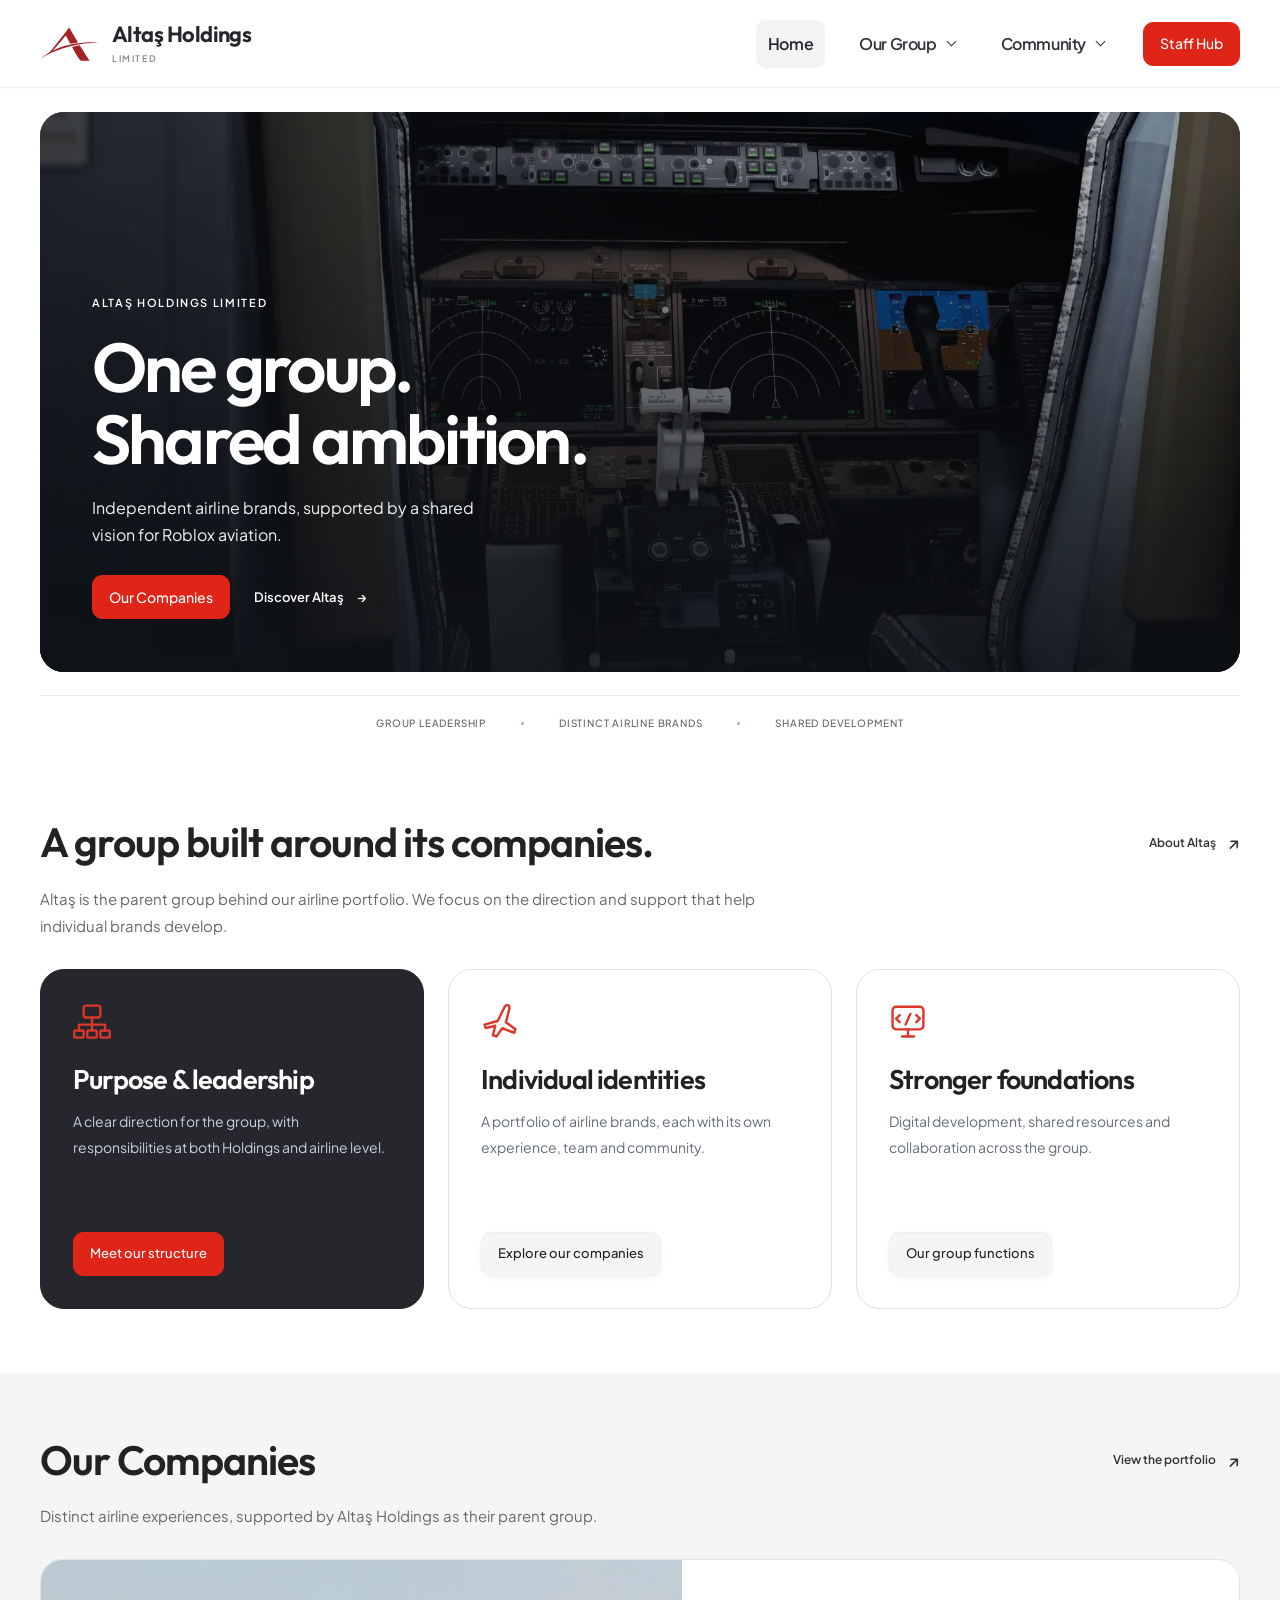
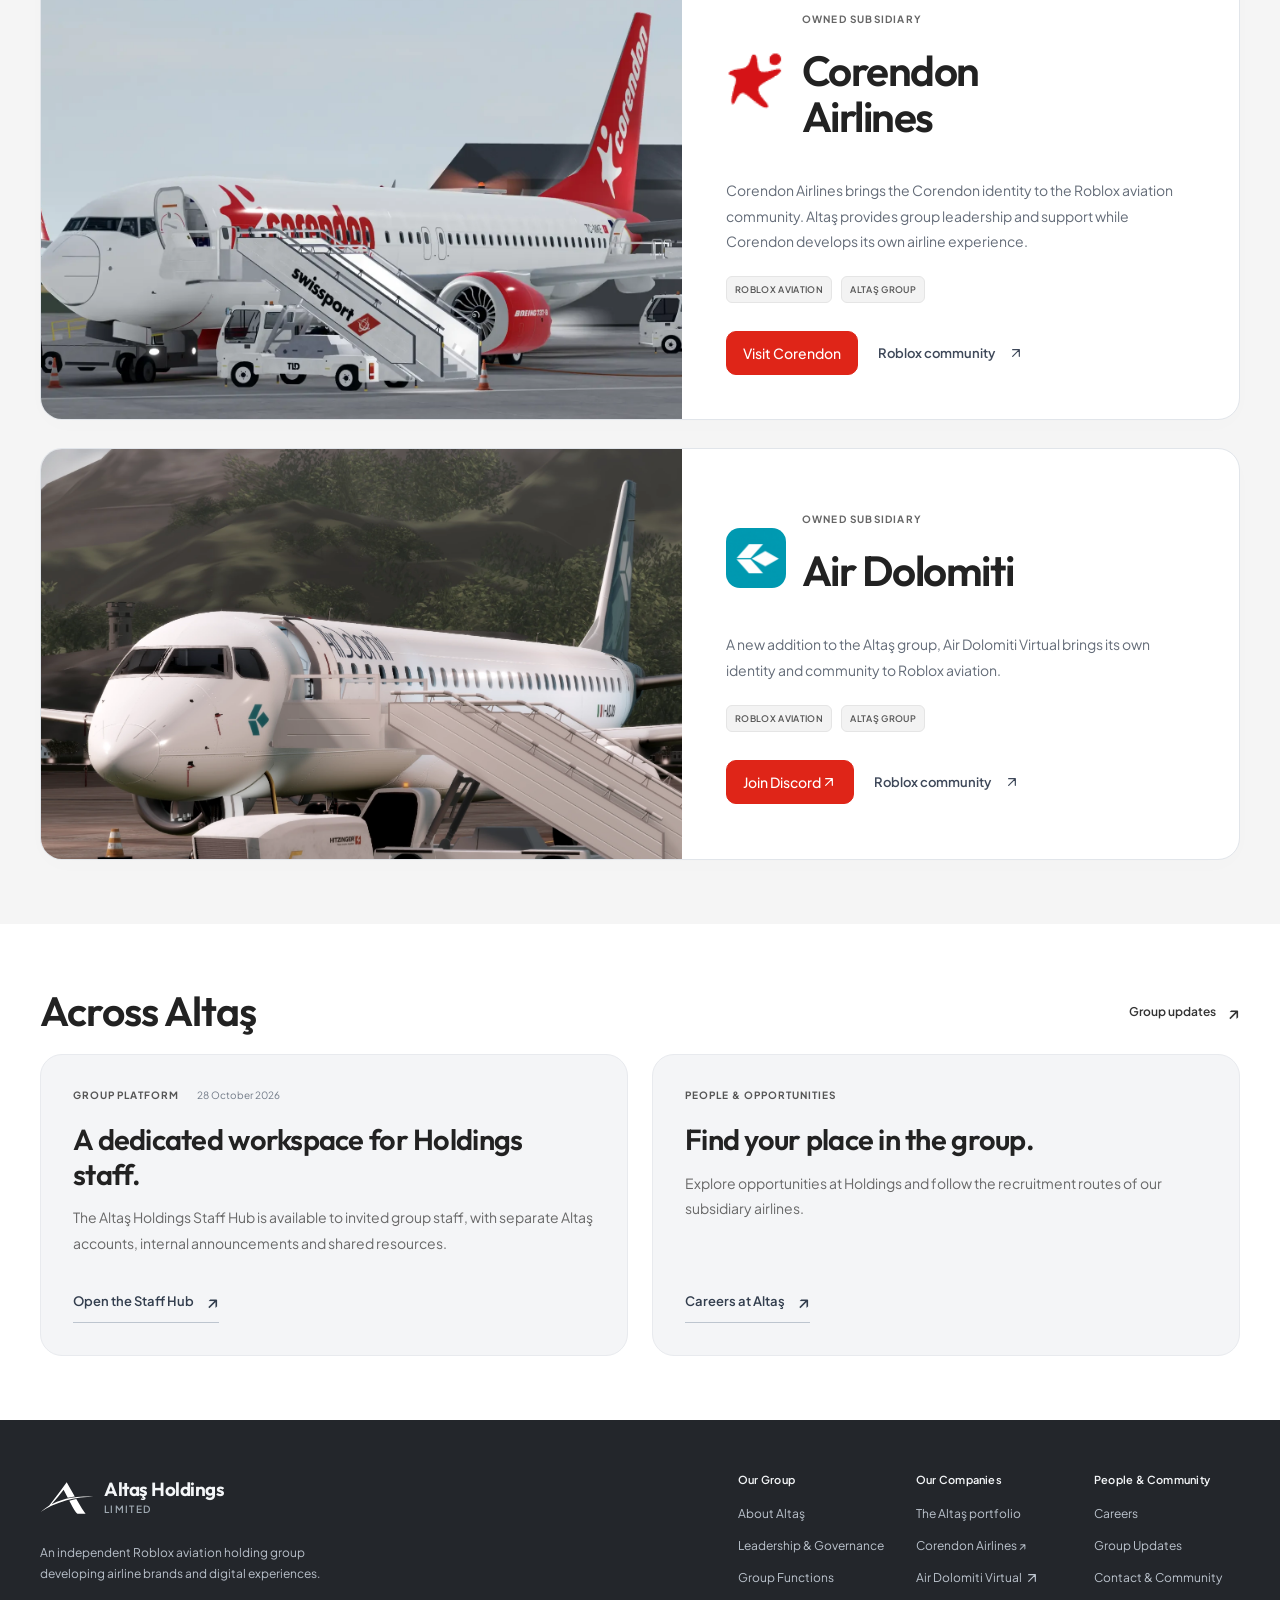
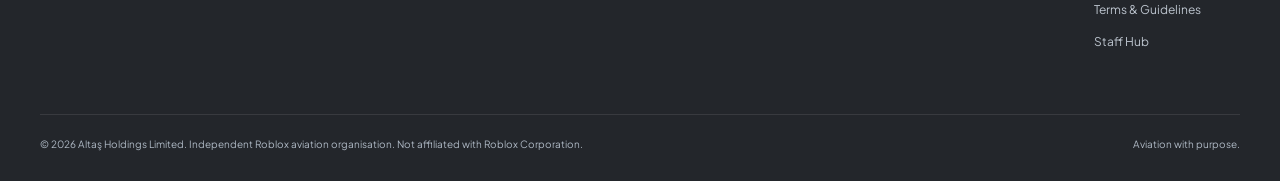
<file: index.html>
<!doctype html>
<html lang="en"><head><meta charset="utf-8"><meta name="viewport" content="width=device-width,initial-scale=1"><meta name="theme-color" content="#f7f7f5"><meta name="description" content="Altaş Holdings Limited — an independent Roblox aviation holding group. Discover our airline portfolio, vision and community."><meta property="og:title" content="Altaş Holdings Limited | Independent Roblox Aviation Group"><meta property="og:description" content="An independent Roblox aviation group."><title>Altaş Holdings Limited | Independent Roblox Aviation Group</title><link rel="preconnect" href="https://fonts.googleapis.com"><link rel="preconnect" href="https://fonts.gstatic.com" crossorigin><style>
:root{--red:#b3252c;--ink:#1c2228;--muted:#68727b;--line:#e7e9eb;--max:1190px}
*{box-sizing:border-box}html{scroll-behavior:smooth}body{margin:0;background:white;color:var(--ink);font:15px/1.7 'DM Sans',system-ui,sans-serif;overflow-x:hidden}h1,h2,h3,p{margin:0}h1,h2,h3{font-family:'DM Sans',system-ui,sans-serif;line-height:1.17;letter-spacing:-.045em}a{color:inherit;text-decoration:none}button{font:inherit;cursor:pointer}img{max-width:100%}.shell{width:min(var(--max),calc(100% - 64px));margin:auto}
.site-header{height:76px;background:#fff;position:sticky;top:0;z-index:50;border-bottom:1px solid var(--line)}.header-inner{height:100%;display:flex;align-items:center;justify-content:space-between;gap:20px}.wordmark{display:flex;align-items:center;gap:10px;min-width:0}.wordmark img{width:54px;height:48px;object-fit:contain}.wordmark strong{display:block;font-size:17px;letter-spacing:-.045em;line-height:1.2;font-weight:800}.wordmark small{display:block;font-size:10px;letter-spacing:.13em;color:#818991;font-weight:600}.desktop-nav{display:flex;align-items:center;gap:20px}.desktop-nav a:not(.btn){font-size:13px;font-weight:650;color:#4e5760;transition:color .2s}.desktop-nav a:not(.btn):hover,.desktop-nav a[aria-current=page]{color:var(--red)}.btn{display:inline-flex;align-items:center;justify-content:center;gap:14px;padding:11px 22px;background:var(--red);border:1px solid var(--red);color:#fff;border-radius:4px;font-size:13px;font-weight:700;line-height:1.5;min-height:44px;transition:background .2s,transform .2s}.btn:hover{background:#8d1b23;transform:translateY(-1px)}.btn.line{background:transparent;border-color:#ffffffa0;color:white}.btn.line:hover{background:#ffffff24}.btn.white{background:white;border-color:white;color:var(--red)}.btn.ink{background:var(--ink)}.arrow{font-size:18px;line-height:1}.menu-toggle{display:none;width:43px;height:43px;align-items:center;justify-content:center;background:white;border:1px solid var(--line);border-radius:4px}.hamburger{display:flex;flex-direction:column;gap:5px;width:20px}.hamburger i{height:2px;background:var(--ink);display:block;transition:transform .25s,opacity .25s}.menu-toggle[aria-expanded=true] .hamburger i:first-child{transform:translateY(7px) rotate(45deg)}.menu-toggle[aria-expanded=true] .hamburger i:nth-child(2){opacity:0}.menu-toggle[aria-expanded=true] .hamburger i:last-child{transform:translateY(-7px) rotate(-45deg)}.mobile-panel{display:none}
.view{display:none}.view.active{display:block}.eyebrow{display:inline-flex;align-items:center;gap:11px;font-size:11px;font-weight:800;letter-spacing:.12em;text-transform:uppercase;color:var(--red)}.eyebrow:before{content:'';width:23px;height:2px;background:currentColor}.eyebrow.light{color:#f7d5d6}
.hero{position:relative;min-height:640px;display:flex;align-items:center;background:#15212c url('https://corendonvirtual.zone.id/original/gallery-1.webp') center 48%/cover no-repeat;isolation:isolate}.hero:before{content:'';position:absolute;inset:0;z-index:-1;background:linear-gradient(90deg,#0b1828e8 0%,#0b1828b8 39%,#0b182843 75%,#0b182813 100%)}.hero-inner{width:min(var(--max),calc(100% - 64px));margin:auto;padding:110px 0 120px}.hero-copy{max-width:620px;color:white}.hero h1{font-size:clamp(48px,5.2vw,76px);font-weight:800;line-height:1.1;margin:22px 0 24px}.hero p{font-size:17px;color:#e5e9ed;max-width:500px;line-height:1.85}.actions{display:flex;flex-wrap:wrap;gap:12px;margin-top:30px}.hero-bottom{position:absolute;bottom:0;left:0;right:0;border-top:1px solid #ffffff44;color:#f0f1f2;font-size:11px}.hero-bottom .shell{display:flex;justify-content:space-between;padding:14px 0;gap:15px}.hero-bottom span:last-child{color:#e8a8ad}
.home-intro{padding:100px 0 90px}.home-intro-inner{display:grid;grid-template-columns:1fr 1fr;gap:110px;align-items:center}.home-intro h2{font-size:clamp(34px,4vw,54px);margin-top:17px;max-width:490px}.home-intro-copy p{font-size:17px;line-height:1.95;color:var(--muted)}.text-link{display:inline-flex;align-items:center;gap:14px;font-weight:800;font-size:13px;color:var(--red);margin-top:20px;border-bottom:1px solid #dcb2b4;padding-bottom:7px}.text-link:hover{gap:20px}
.home-strip{background:#f7f8f8;padding:50px 0}.home-strip-inner{display:grid;grid-template-columns:repeat(3,1fr);gap:55px}.strip-item{position:relative;padding-left:18px;border-left:2px solid #d7dce0}.strip-item span{font-size:11px;color:var(--red);font-weight:800}.strip-item h3{font-size:21px;margin:10px 0}.strip-item p{color:var(--muted);font-size:14px;line-height:1.8}
.page-hero{padding:88px 0 75px;background:#f5f6f7;border-bottom:1px solid var(--line)}.page-hero h1{font-size:clamp(42px,5.6vw,73px);margin:16px 0 17px;max-width:850px}.page-hero p{color:var(--muted);max-width:620px;font-size:17px}.page-hero .eyebrow.light{color:var(--red)}
.section{padding:90px 0}.section-heading{margin-bottom:42px;max-width:730px}.section-heading h2{font-size:clamp(34px,4vw,53px);margin:16px 0}.section-heading p{font-size:16px;color:var(--muted)}.split{display:grid;grid-template-columns:1fr 1fr;align-items:center;gap:85px}.split h2{font-size:clamp(33px,3.8vw,50px);margin:16px 0}.split p{font-size:16px;color:var(--muted);line-height:1.95;margin-bottom:16px}.logo-stage{min-height:370px;background:#f5f6f7;display:grid;place-items:center;position:relative}.logo-stage img{width:min(65%,330px)}.stage-caption{position:absolute;left:20px;bottom:18px;color:#8d959c;font-size:10px;letter-spacing:.1em;font-weight:700}.dark-section{background:#18242f;color:white}.dark-section p{color:#d0d7dc}.statement{display:grid;grid-template-columns:1fr .6fr;align-items:center;gap:40px}.statement h2{font-size:clamp(35px,4.5vw,58px);margin:16px 0}.statement p{font-size:16px;line-height:1.95}.statement .number{font-size:clamp(100px,18vw,240px);font-weight:800;opacity:.07;text-align:center}
.portfolio{display:grid;grid-template-columns:1fr 1fr;gap:65px;align-items:center}.portfolio-media{min-height:420px;background:#233444 url('/assets/fleet-original.webp') center/cover no-repeat;position:relative}.portfolio-media span{position:absolute;bottom:18px;left:20px;color:white;font-weight:800;font-size:11px;letter-spacing:.08em;text-shadow:0 1px 10px #000}.portfolio-body{padding:20px 0}.status{display:inline-block;color:var(--red);font-size:11px;font-weight:800;letter-spacing:.1em}.portfolio h2{font-size:clamp(33px,4vw,52px);margin:18px 0}.portfolio p{font-size:16px;line-height:1.9;color:var(--muted)}.portfolio .btn{margin-top:25px}.index-line{display:flex;justify-content:space-between;gap:20px;border-top:1px solid var(--line);padding-top:18px;margin-top:40px;color:#858d94;font-size:11px}
.focus-list{border-top:1px solid var(--line)}.focus-item{display:grid;grid-template-columns:60px 1fr 1.1fr;gap:35px;align-items:center;border-bottom:1px solid var(--line);padding:36px 0}.focus-item .num{font-size:13px;font-weight:800;color:var(--red)}.focus-item h3{font-size:clamp(23px,2.7vw,34px)}.focus-item p{font-size:15px;color:var(--muted);line-height:1.9}.principles{display:grid;grid-template-columns:1fr 1fr;gap:60px 85px}.principle{padding-top:20px;border-top:2px solid var(--red)}.principle h3{font-size:27px;margin-bottom:12px}.principle p{color:var(--muted);line-height:1.9}
.community-panel{background:var(--red);color:white;padding:85px 0}.community-panel .shell{display:flex;align-items:center;justify-content:space-between;gap:50px}.community-panel h2{font-size:clamp(36px,4vw,55px);margin:14px 0}.community-panel p{max-width:650px;color:#f4e1e2;font-size:16px}
.site-footer{background:#141e28;color:white;padding:60px 0 25px}.footer-top{display:flex;justify-content:space-between;gap:40px;flex-wrap:wrap}.footer-brand{max-width:390px}.footer-brand .wordmark img{background:white;border-radius:3px}.footer-brand .wordmark small{color:#9ea8b1}.footer-brand p{font-size:13px;color:#b4bec6;margin-top:20px}.footer-links{display:flex;flex-wrap:wrap;gap:25px;font-size:13px;font-weight:700}.footer-links a:hover{color:#f4b1b4}.footer-bottom{display:flex;justify-content:space-between;gap:20px;border-top:1px solid #ffffff25;margin-top:50px;padding-top:20px;color:#9ba6ae;font-size:11px}
.intro-loader{position:fixed;inset:0;z-index:9999;display:grid;place-items:center;background:#fafafa;transition:opacity .48s,visibility .48s}.intro-loader.is-done{opacity:0;visibility:hidden;pointer-events:none}.intro-loader-inner{display:flex;flex-direction:column;align-items:center;padding:24px;text-align:center}.intro-mark{height:92px;width:118px;display:grid;place-items:center;animation:alta-reveal .85s ease both}.intro-mark img{width:104px;height:88px;object-fit:contain}.intro-name{font-size:27px;font-weight:800;letter-spacing:-.045em}.intro-subtitle{font-size:11px;color:#858b90;letter-spacing:.16em}.intro-rule{width:120px;height:2px;background:#eee;margin-top:24px;overflow:hidden}.intro-rule:after{content:'';display:block;width:100%;height:100%;background:var(--red);transform-origin:left;animation:alta-line 1.05s ease both}@keyframes alta-reveal{from{opacity:0;transform:translateY(12px)}to{opacity:1;transform:translateY(0)}}@keyframes alta-line{from{transform:scaleX(0)}to{transform:scaleX(1)}}
@media(prefers-reduced-motion:no-preference){html.scroll-reveal-ready .view.active .reveal{opacity:0;transform:translate3d(0,18px,0);transition:opacity .7s ease,transform .7s cubic-bezier(.2,.8,.2,1)}html.scroll-reveal-ready .view.active .reveal.in-view{opacity:1;transform:none}html.scroll-reveal-ready .view.active .reveal.in-view.delay1{transition-delay:.07s}html.scroll-reveal-ready .view.active .reveal.in-view.delay2{transition-delay:.13s}html.scroll-reveal-ready .view.active .reveal.in-view.delay3{transition-delay:.18s}}
@media(max-width:1000px){.desktop-nav{gap:11px}.desktop-nav a:not(.btn){font-size:12px}.hero{min-height:590px}.home-intro-inner{gap:45px}.split{gap:45px}.portfolio{gap:35px}}
@media(max-width:850px){.desktop-nav{display:none}.menu-toggle{display:flex}.mobile-panel{display:block;position:fixed;top:76px;left:0;right:0;z-index:49;background:white;padding:20px 24px 30px;box-shadow:0 18px 35px #0002;visibility:hidden;opacity:0;pointer-events:none;transform:translateY(-10px);transition:opacity .25s,transform .25s,visibility .25s;max-height:calc(100dvh - 76px);overflow:auto}.mobile-panel.open{visibility:visible;opacity:1;pointer-events:auto;transform:none}.mobile-panel .menu-heading{font-size:11px;color:var(--red);font-weight:800;padding:0 0 13px}.mobile-panel a:not(.btn){display:flex;justify-content:space-between;padding:15px 0;border-top:1px solid var(--line);font-size:16px;font-weight:700}.mobile-panel a[aria-current=page]{color:var(--red)}.mobile-panel .btn{width:100%;margin-top:20px}.hero{min-height:580px;background-position:55% center}.hero-inner{padding:95px 0 100px}.hero h1{font-size:clamp(45px,7vw,64px)}.home-intro-inner,.split,.statement,.portfolio{grid-template-columns:1fr}.home-intro-inner{gap:25px}.statement .number{display:none}.portfolio-media{min-height:360px}.community-panel .shell{display:block}.community-panel .btn{margin-top:25px}.focus-item{grid-template-columns:40px 1fr;gap:14px}.focus-item p{grid-column:2}}
@media(max-width:560px){.shell,.hero-inner{width:calc(100% - 36px)}.site-header{height:66px}.wordmark img{width:46px;height:42px}.wordmark strong{font-size:15px}.wordmark small{font-size:9px}.mobile-panel{top:66px;max-height:calc(100dvh - 66px)}.hero{min-height:540px;background-position:58% center}.hero:before{background:linear-gradient(0deg,#0a1727f0 0%,#0a1727b8 58%,#0a172735 100%)}.hero-inner{padding:115px 0 95px;display:flex;align-items:flex-end;min-height:540px}.hero h1{font-size:clamp(38px,10vw,53px);margin:14px 0 16px}.hero p{font-size:14px;line-height:1.75}.hero .eyebrow{font-size:10px}.actions{gap:9px;margin-top:23px}.actions .btn{font-size:12px;padding:10px 13px}.hero-bottom .shell{font-size:9px;padding:10px 0}.home-intro{padding:65px 0}.home-intro h2{font-size:36px}.home-intro-copy p{font-size:15px}.home-strip{padding:35px 0}.home-strip-inner{grid-template-columns:1fr;gap:28px}.strip-item h3{font-size:19px;margin:7px 0}.page-hero{padding:60px 0 52px}.page-hero h1{font-size:43px}.page-hero p{font-size:15px}.section{padding:62px 0}.section-heading h2,.split h2{font-size:36px}.section-heading p,.split p{font-size:15px}.logo-stage{min-height:250px}.portfolio-media{min-height:255px}.portfolio-body{padding:10px 0}.portfolio h2{font-size:37px}.focus-item{padding:26px 0}.focus-item h3{font-size:25px}.focus-item p{font-size:14px}.principles{grid-template-columns:1fr;gap:30px}.community-panel{padding:65px 0}.community-panel h2{font-size:39px}.footer-bottom{display:block}.footer-bottom span:last-child{display:block;margin-top:8px}.footer-links{gap:16px}.site-footer{padding-top:45px}}
@media(max-width:360px){.wordmark strong{font-size:13px}.actions{flex-direction:column;align-items:stretch}}
@media(prefers-reduced-motion:reduce){html{scroll-behavior:auto}*,*:before,*:after{animation:none!important;transition:none!important}.intro-loader{transition:none}}
:focus-visible{outline:3px solid #da7a7e;outline-offset:3px}

/* Premium About — photographic, editorial and mobile-first */
.premium-about-hero{height:min(760px,85svh);min-height:570px;position:relative;isolation:isolate;color:#fff;display:flex;align-items:flex-end;overflow:hidden;background:#202a33}.premium-about-image{position:absolute;inset:0;z-index:-2;background:url('/assets/gallery-2-original.webp') center 48%/cover no-repeat;transform:scale(1.02)}.premium-about-shade{position:absolute;inset:0;z-index:-1;background:linear-gradient(90deg,rgba(8,18,27,.81) 0%,rgba(8,18,27,.43) 50%,rgba(8,18,27,.08) 100%),linear-gradient(0deg,rgba(8,18,27,.50),transparent 45%)}.premium-about-hero-content{padding-bottom:106px;position:relative}.premium-about-kicker{display:flex;align-items:center;gap:14px;font-size:11px;letter-spacing:.19em;font-weight:700;color:#f2e8e8}.premium-about-kicker span{width:27px;height:1px;background:#e4c4c4}.premium-about-hero h1{font-family:Georgia,'Times New Roman',serif;font-size:clamp(55px,6.8vw,104px);font-weight:400;letter-spacing:-.048em;line-height:1.05;margin:28px 0 25px;max-width:980px;text-wrap:balance}.premium-about-hero h1 i{font-weight:400;color:#f6f1e9}.premium-about-hero p{font-size:17px;line-height:1.8;color:#f0f1f2;max-width:530px}.premium-about-discover{display:inline-flex;gap:30px;align-items:center;border-bottom:1px solid #ffffff90;padding:11px 0;margin-top:32px;font-size:12px;font-weight:700;letter-spacing:.04em}.premium-about-discover span{font-size:21px}.premium-about-index{position:absolute;bottom:28px;right:max(32px,calc((100vw - 1190px)/2));font-size:10px;letter-spacing:.17em;font-weight:700;color:#fff}.premium-about-index span{opacity:.5;padding:0 10px}
.premium-about-intro{padding:125px 0 135px;background:#fff}.premium-about-intro-grid{display:grid;grid-template-columns:1fr 2fr;gap:65px}.premium-about-label{font-size:11px;font-weight:800;letter-spacing:.15em;color:#a52a32;display:inline-flex;align-items:center;gap:16px}.premium-red-line{width:33px;height:1px;background:#a52a32}.premium-about-intro-body h2{font-family:Georgia,'Times New Roman',serif;font-weight:400;font-size:clamp(40px,4.7vw,68px);line-height:1.13;letter-spacing:-.045em;margin-bottom:36px}.premium-about-intro-body h2 em{font-weight:400;color:#a32b32}.premium-about-intro-body p{max-width:660px;font-size:17px;line-height:1.95;color:#5c6369;margin-bottom:17px}
.premium-about-feature{display:grid;grid-template-columns:1.08fr .92fr;min-height:570px;background:#17232e}.premium-about-feature-photo{min-height:570px;background:url('https://corendonvirtual.zone.id/original/gallery-3.webp') center/cover no-repeat}.premium-about-feature-copy{display:flex;align-items:center;color:#fff;padding:70px clamp(35px,7vw,115px)}.premium-about-feature-inner{max-width:470px}.premium-feature-number{font-size:11px;font-weight:700;letter-spacing:.16em;color:#d9b3b4}.premium-about-feature h2{font-family:Georgia,'Times New Roman',serif;font-size:clamp(55px,5.4vw,82px);font-weight:400;letter-spacing:-.05em;line-height:1.05;margin:28px 0}.premium-about-feature p{color:#c9d0d4;line-height:1.9;font-size:16px}.premium-feature-link{display:inline-flex;align-items:center;gap:35px;margin-top:35px;border-bottom:1px solid #89959e;padding-bottom:11px;font-size:13px;font-weight:700}.premium-feature-link span{font-size:20px}
.premium-about-values{padding:115px 0 125px;background:#faf9f7}.premium-about-values-head{display:flex;justify-content:space-between;align-items:end;gap:25px;margin-bottom:52px}.premium-about-values h2{font-family:Georgia,'Times New Roman',serif;font-size:clamp(40px,4.2vw,62px);font-weight:400;letter-spacing:-.045em}.premium-about-values-list{display:grid;grid-template-columns:repeat(3,minmax(0,1fr));gap:50px}.premium-about-value{border-top:1px solid #bfc3c4;padding-top:22px}.premium-about-value>span{font-size:11px;letter-spacing:.12em;color:#a52a32;font-weight:800}.premium-about-value h3{font-family:Georgia,'Times New Roman',serif;font-size:34px;font-weight:400;letter-spacing:-.03em;margin:27px 0 10px}.premium-about-value p{font-size:15px;color:#697177;line-height:1.8;max-width:300px}
.premium-about-end{padding:90px 0;background:#fff}.premium-about-end-inner{display:flex;align-items:end;justify-content:space-between;gap:25px}.premium-about-end-inner span{font-size:11px;letter-spacing:.15em;color:#a52a32;font-weight:700}.premium-about-end h2{font-family:Georgia,'Times New Roman',serif;font-weight:400;font-size:clamp(39px,4.5vw,64px);letter-spacing:-.045em;line-height:1.14;margin-top:15px}.premium-about-end-link{font-size:13px;font-weight:700;border-bottom:1px solid #b3252c;padding:0 0 12px;white-space:nowrap}.premium-about-end-link span{font-size:19px;padding-left:22px}
@media(max-width:1000px){.premium-about-hero{min-height:520px;height:70svh}.premium-about-hero-content{padding-bottom:80px}.premium-about-hero h1{font-size:clamp(49px,7vw,77px)}.premium-about-intro{padding:85px 0}.premium-about-feature{min-height:450px}.premium-about-feature-photo{min-height:450px}.premium-about-feature-copy{padding:45px}.premium-about-values{padding:85px 0}.premium-about-values-list{gap:25px}}
@media(max-width:700px){.premium-about-hero{height:620px;min-height:0;max-height:none;align-items:end}.premium-about-image{background-position:57% center}.premium-about-shade{background:linear-gradient(0deg,#101a24e8 0%,#101a24a3 44%,#101a2430 100%)}.premium-about-hero-content{padding-bottom:70px}.premium-about-kicker{font-size:9px;gap:10px}.premium-about-hero h1{font-size:clamp(43px,10.5vw,64px);margin:22px 0 17px}.premium-about-hero p{font-size:14px;line-height:1.7;max-width:400px}.premium-about-discover{margin-top:24px}.premium-about-index{bottom:19px;right:18px;font-size:9px}.premium-about-intro{padding:75px 0 78px}.premium-about-intro-grid{display:block}.premium-about-intro-body h2{font-size:clamp(38px,9vw,55px);margin:23px 0 24px}.premium-about-intro-body p{font-size:15px;line-height:1.85}.premium-about-feature{display:flex;flex-direction:column}.premium-about-feature-photo{min-height:0;height:290px;background-position:center}.premium-about-feature-copy{padding:58px 24px 65px}.premium-about-feature h2{font-size:60px;margin:22px 0}.premium-about-feature p{font-size:15px}.premium-about-values{padding:70px 0 80px}.premium-about-values-head{display:block;margin-bottom:34px}.premium-about-values h2{margin-top:20px;font-size:43px}.premium-about-values-list{grid-template-columns:1fr;gap:30px}.premium-about-value{padding-top:16px}.premium-about-value h3{font-size:31px;margin:12px 0 7px}.premium-about-value p{font-size:14px}.premium-about-end{padding:70px 0}.premium-about-end-inner{display:block}.premium-about-end h2{font-size:44px;margin-bottom:27px}.premium-about-end-link{display:inline-flex}}
@media(max-width:850px){.desktop-nav{display:none!important}.menu-toggle{display:flex!important}}

/* 2026 full-site visual identity: cinematic photography + refined editorial type */
:root{--red:#a62630;--ink:#20262b;--muted:#646d74;--max:1200px}
body{font-family:'DM Sans',system-ui,sans-serif;background:#fff}
.site-header{height:74px;background:#fffffff5;backdrop-filter:blur(14px);border-bottom:1px solid #e9e8e6}
.header-inner{gap:16px}.desktop-nav{gap:18px}.desktop-nav a:not(.btn){font-size:12px}.site-header .btn{background:#a62630;border-color:#a62630}
.rev-hero{position:relative;min-height:650px;height:min(760px,85svh);isolation:isolate;color:white;display:flex;align-items:center;overflow:hidden;background:#182630}.rev-hero-photo{position:absolute;inset:0;z-index:-2;background-image:var(--photo);background-size:cover;background-position:center 48%;transform:scale(1.01)}.rev-hero-tint{position:absolute;inset:0;z-index:-1;background:linear-gradient(90deg,rgba(8,18,28,.82),rgba(8,18,28,.38) 58%,rgba(8,18,28,.12)),linear-gradient(0deg,rgba(8,18,28,.47),transparent 45%)}.rev-hero-content{padding:95px 0 110px}.rev-overline{font-size:11px;letter-spacing:.18em;font-weight:700;color:#f3dedf}.rev-overline b{font-weight:400;opacity:.6;margin:0 7px}.rev-hero h1{font-family:Georgia,'Times New Roman',serif;font-weight:400;font-size:clamp(58px,7vw,106px);line-height:1.03;letter-spacing:-.045em;margin:25px 0;max-width:1050px}.rev-hero h1 em{font-weight:400;color:#fff2e9}.rev-hero p{font-size:17px;line-height:1.85;max-width:560px;color:#f0f0ef}.rev-hero-actions{display:flex;flex-wrap:wrap;align-items:center;gap:27px;margin-top:32px}.rev-primary-link{display:inline-flex;align-items:center;justify-content:space-between;gap:30px;padding:15px 20px;background:#a62630;color:white;font-size:13px;font-weight:700;min-height:50px;transition:background .2s}.rev-primary-link:hover{background:#821d26}.rev-primary-link span,.rev-ghost-link span,.rev-inline span,.rev-white-link span{font-size:20px;line-height:1}.rev-ghost-link{display:inline-flex;gap:18px;align-items:center;font-size:13px;font-weight:700;color:white;border-bottom:1px solid #ffffff8a;padding:10px 0}.rev-hero-foot{position:absolute;bottom:0;left:0;right:0;border-top:1px solid #ffffff52}.rev-hero-foot .shell{display:flex;justify-content:space-between;gap:20px;padding:17px 0;font-size:10px;font-weight:700;letter-spacing:.13em;color:#f0eded}
.rev-editorial{padding:112px 0 125px;background:#fff}.rev-editorial-grid{display:grid;grid-template-columns:.75fr 1.7fr;gap:70px}.rev-section-label{font-size:11px;letter-spacing:.17em;color:#a62630;font-weight:800}.rev-editorial h2,.rev-three h2{font-family:Georgia,'Times New Roman',serif;font-size:clamp(41px,4.8vw,69px);font-weight:400;letter-spacing:-.05em;line-height:1.13;margin:0 0 30px}.rev-editorial h2 i{color:#a62630;font-weight:400}.rev-editorial p{font-size:17px;line-height:1.95;color:#626a70;max-width:660px;margin:0 0 16px}.rev-inline{display:inline-flex;align-items:center;gap:32px;font-weight:700;font-size:13px;color:#a62630;border-bottom:1px solid #d2a4a7;padding:9px 0;margin-top:20px}
.rev-image-feature{display:grid;grid-template-columns:1.1fr .9fr;min-height:570px;background:#17242e}.rev-image-feature-photo{background:var(--photo) center/cover no-repeat;min-height:570px}.rev-image-feature-body{display:flex;align-items:center;padding:70px clamp(35px,6vw,100px);color:#fff}.rev-image-feature h2{font-family:Georgia,'Times New Roman',serif;font-size:clamp(51px,5.5vw,79px);font-weight:400;line-height:1.06;letter-spacing:-.05em;margin:26px 0}.rev-image-feature p{color:#d3d9dc;max-width:450px;font-size:16px;line-height:1.85}.rev-white-link{display:inline-flex;align-items:center;gap:35px;border-bottom:1px solid #ffffff8c;margin-top:30px;padding-bottom:10px;font-size:13px;font-weight:700}
.rev-bottom-note{padding:48px 0;background:#f8f7f5}.rev-bottom-inner{display:flex;justify-content:space-between;align-items:center;gap:25px}.rev-bottom-inner>span{font-size:11px;letter-spacing:.14em;font-weight:700;color:#8d5b60}.rev-bottom-inner a{font-weight:700;font-size:14px}.rev-bottom-inner b{font-size:20px;color:#a62630;padding-left:22px}
.rev-wide-photo{min-height:550px;display:flex;align-items:flex-end;background:linear-gradient(0deg,#0e1c28c9,transparent 70%),var(--photo) center/cover no-repeat;color:white}.rev-wide-photo .shell{padding-bottom:60px}.rev-wide-photo span{font-size:11px;letter-spacing:.16em;font-weight:700}.rev-wide-photo h2{font-family:Georgia,'Times New Roman',serif;font-size:clamp(45px,5vw,74px);font-weight:400;letter-spacing:-.04em;line-height:1.1;margin-top:20px}
.rev-three{padding:105px 0 120px;background:#faf9f7}.rev-three-heading{display:flex;align-items:end;justify-content:space-between;gap:30px;margin-bottom:40px}.rev-three h2{margin:0}.rev-three-grid{display:grid;grid-template-columns:repeat(3,minmax(0,1fr));gap:40px}.rev-three article{border-top:1px solid #c7c7c6;padding-top:20px}.rev-three article>span{color:#a62630;font-size:11px;font-weight:800}.rev-three h3{font-family:Georgia,'Times New Roman',serif;font-weight:400;font-size:35px;margin:24px 0 8px}.rev-three p{font-size:15px;line-height:1.85;color:#687178}
.rev-airline{padding:0 0 115px}.rev-airline-grid{display:grid;grid-template-columns:1.1fr .9fr;gap:65px;align-items:center}.rev-airline-photo{height:510px;background:#d7e0e5 url('/assets/gallery-2-original.webp') center/cover no-repeat}.rev-airline-info .rev-overline{color:#a62630}.rev-airline h2{font-family:Georgia,'Times New Roman',serif;font-weight:400;font-size:clamp(45px,5vw,70px);letter-spacing:-.05em;line-height:1.1;margin:25px 0}.rev-airline p{font-size:16px;line-height:1.9;color:#626a70;margin-bottom:28px}
.rev-list-section{background:#faf9f7;padding:25px 0 100px}.rev-list-row{display:grid;grid-template-columns:65px 1fr 1fr;gap:35px;align-items:center;border-bottom:1px solid #d7d8d8;padding:35px 0}.rev-list-row:first-child{border-top:1px solid #d7d8d8}.rev-list-row>span{font-size:12px;font-weight:800;color:#a62630}.rev-list-row h3{font-family:Georgia,'Times New Roman',serif;font-size:clamp(27px,3vw,42px);font-weight:400;letter-spacing:-.04em}.rev-list-row p{color:#657077;font-size:15px;line-height:1.85}
.site-footer{background:#131e28;padding:65px 0 27px}.footer-brand p{line-height:1.8}
@media(max-width:850px){.desktop-nav{display:none!important}.menu-toggle{display:flex!important}.rev-hero{min-height:550px;height:72svh}.rev-hero h1{font-size:clamp(50px,8vw,76px)}.rev-editorial-grid{gap:30px}.rev-image-feature-body{padding:45px}.rev-airline-grid{gap:35px}.rev-airline-photo{height:420px}}
@media(max-width:650px){.rev-hero{height:620px;min-height:0;align-items:end}.rev-hero-photo{background-position:55% center}.rev-hero-tint{background:linear-gradient(0deg,#0b1824ef 0%,#0b1824b8 45%,#0b182445 100%)}.rev-hero-content{padding:65px 0 90px}.rev-overline{font-size:9px}.rev-hero h1{font-size:clamp(43px,11vw,64px);margin:20px 0}.rev-hero p{font-size:14px;line-height:1.75}.rev-hero-actions{gap:17px;margin-top:24px}.rev-primary-link{font-size:12px;min-height:46px;padding:12px 15px}.rev-ghost-link{font-size:12px}.rev-hero-foot .shell{padding:12px 0;font-size:9px}.rev-editorial{padding:73px 0 80px}.rev-editorial-grid{display:block}.rev-editorial-grid>.rev-section-label{display:block;margin-bottom:23px}.rev-editorial h2{font-size:clamp(39px,9.5vw,53px);margin-bottom:23px}.rev-editorial p{font-size:15px;line-height:1.85}.rev-image-feature{display:flex;flex-direction:column}.rev-image-feature-photo{min-height:0;height:260px}.rev-image-feature-body{padding:55px 22px 65px}.rev-image-feature h2{font-size:57px}.rev-image-feature p{font-size:15px}.rev-bottom-note{padding:35px 0}.rev-bottom-inner{align-items:start;flex-direction:column;gap:15px}.rev-bottom-inner>span{font-size:10px}.rev-wide-photo{min-height:390px}.rev-wide-photo .shell{padding-bottom:35px}.rev-wide-photo h2{font-size:43px}.rev-three{padding:70px 0 75px}.rev-three-heading{display:block}.rev-three h2{font-size:42px;margin-top:18px}.rev-three-grid{grid-template-columns:1fr;gap:28px}.rev-three h3{font-size:32px;margin:12px 0 7px}.rev-airline{padding:0 0 70px}.rev-airline-grid{display:block}.rev-airline-photo{height:260px;margin-bottom:35px}.rev-airline h2{font-size:47px}.rev-airline p{font-size:15px}.rev-list-section{padding:10px 0 65px}.rev-list-row{grid-template-columns:40px 1fr;gap:7px 12px;padding:25px 0}.rev-list-row h3{font-size:29px}.rev-list-row p{grid-column:2;font-size:14px}.site-footer{padding-top:45px}}
@media(prefers-reduced-motion:reduce){.rev-hero-photo{transform:none}}
/* Altaş corporate holding-group identity */
:root{--red:#872b36;--ink:#1e2a33;--muted:#66717a;--max:1180px}body{font-family:'Manrope','DM Sans',Arial,sans-serif}h1,h2,h3{font-family:'Manrope','DM Sans',Arial,sans-serif;letter-spacing:-.04em}.site-header{background:#fff;box-shadow:none;border-bottom:1px solid #e0e5e7}.desktop-nav a:not(.btn){font-weight:700;color:#43505b}.desktop-nav a[aria-current=page]{color:#872b36}.corporate-head{background:#172631;color:white}.corporate-topline,.corporate-footline{display:flex;justify-content:space-between;gap:15px;padding:18px 0;font-size:10px;font-weight:800;letter-spacing:.14em;color:#b5c1c9}.corporate-topline{border-bottom:1px solid #ffffff30}.corporate-footline{border-top:1px solid #ffffff30;justify-content:flex-start;gap:45px}.corporate-heading{padding:105px 0 120px;max-width:930px}.corporate-kicker{display:block;font-size:11px;letter-spacing:.15em;font-weight:800;color:#dca6ac}.corporate-heading h1{font-family:'Manrope',Arial,sans-serif;font-size:clamp(43px,6.2vw,81px);font-weight:800;line-height:1.13;letter-spacing:-.055em;margin:22px 0 24px}.corporate-heading p{max-width:580px;font-size:17px;line-height:1.85;color:#c8d2d8}.corporate-action{display:inline-flex;align-items:center;gap:38px;background:#94333f;color:white;font-size:13px;font-weight:800;padding:13px 20px;margin-top:28px}.corporate-action span{font-size:20px}.corporate-portfolio{background:#f3f5f5;padding:95px 0}.corporate-portfolio-grid{display:grid;grid-template-columns:1fr 1fr;gap:70px;align-items:center}.corporate-portfolio .corporate-kicker{color:#872b36}.corporate-portfolio h2{font-size:clamp(34px,4vw,53px);margin:23px 0}.corporate-portfolio p{color:#66717a;line-height:1.9;font-size:16px}.corporate-aircraft{height:400px;background:#3e5261 url('/assets/fleet-original.webp') center/cover no-repeat}.rev-hero{display:none}.rev-editorial{padding:85px 0}.rev-editorial h2,.rev-three h2,.rev-airline h2,.rev-list-row h3,.rev-three h3,.rev-wide-photo h2{font-family:'Manrope',Arial,sans-serif;font-weight:750;letter-spacing:-.045em}.rev-editorial h2 i{font-style:normal;color:#872b36}.rev-wide-photo{min-height:370px}.rev-image-feature{background:#172631}.rev-image-feature h2{font-family:'Manrope',Arial,sans-serif;font-weight:750}.rev-list-section{background:#f5f6f6}.rev-list-row>span,.rev-section-label,.rev-airline-info .rev-overline{color:#872b36}.rev-three{background:#f5f6f6}.rev-bottom-note{background:#f2f4f4}.rev-bottom-inner a b{color:#872b36}.site-footer{background:#101e29}.rev-airline-photo{background-image:url('/assets/fleet-original.webp')}@media(max-width:850px){.desktop-nav{display:none!important}.menu-toggle{display:flex!important}.corporate-heading{padding:85px 0 95px}.corporate-portfolio-grid{gap:30px}}@media(max-width:650px){.corporate-heading{padding:72px 0 82px}.corporate-heading h1{font-size:clamp(37px,10vw,55px)}.corporate-heading p{font-size:15px}.corporate-topline,.corporate-footline{font-size:9px}.corporate-footline{gap:17px;flex-wrap:wrap}.corporate-portfolio{padding:65px 0}.corporate-portfolio-grid{grid-template-columns:1fr}.corporate-aircraft{height:250px}.rev-editorial h2{font-size:37px}}
/* Altaş original burgundy identity, reimagined as a layered design studio aesthetic */
:root{--red:#a52537;--ink:#22252a;--muted:#6b7078;--max:1200px}body{font-family:'Manrope','DM Sans',Arial,sans-serif;background:#fff}h1,h2,h3{font-family:'Manrope','DM Sans',Arial,sans-serif;font-style:normal}.site-header{height:78px;border-bottom:1px solid #eee5e8;background:#fff}.wordmark strong{font-weight:800;letter-spacing:-.04em}.desktop-nav a:not(.btn){font-weight:750;font-size:12px}.desktop-nav .btn{background:#a52537;border-color:#a52537}.studio-hero{background:#fcf9fa;overflow:hidden}.studio-hero-grid{display:grid;grid-template-columns:.95fr 1.05fr;align-items:center;gap:55px;min-height:620px;padding-top:70px;padding-bottom:70px}.studio-label{font-size:10px;font-weight:850;letter-spacing:.15em;color:#a52537;display:inline-flex;align-items:center;gap:10px}.studio-label i{width:7px;height:7px;background:#a52537;border-radius:50%;display:inline-block}.studio-hero h1{font-size:clamp(44px,5.3vw,75px);line-height:1.13;letter-spacing:-.055em;font-weight:800;margin:25px 0 22px}.studio-hero h1 span,.studio-heading h2 span{color:#a52537}.studio-hero-copy>p{font-size:15px;line-height:1.95;color:#5f666e;max-width:510px}.studio-actions{display:flex;align-items:center;gap:25px;flex-wrap:wrap;margin-top:29px}.studio-button{display:inline-flex;align-items:center;justify-content:space-between;gap:28px;background:#a52537;color:white;font-size:12px;font-weight:800;padding:14px 18px;min-height:48px;transition:background .2s}.studio-button:hover{background:#7d1929}.studio-button b,.studio-secondary b{font-size:19px;line-height:1}.studio-secondary{display:inline-flex;align-items:center;gap:19px;font-size:12px;font-weight:800;color:#a52537;border-bottom:1px solid #cba5ad;padding:8px 0}.studio-mini{display:flex;gap:20px;flex-wrap:wrap;font-size:9px;letter-spacing:.09em;font-weight:800;color:#92929a;margin-top:70px}.studio-art{height:475px;position:relative;isolation:isolate;background:#a52537;overflow:hidden;border-radius:3px}.studio-art-diagonal{position:absolute;inset:0;background:linear-gradient(136deg,#c02a50 0 42%,#841e38 42% 67%,#a52537 67%);z-index:-2}.studio-art-circle{position:absolute;width:410px;height:410px;border-radius:50%;border:80px solid #ffffff13;top:-175px;right:-155px}.studio-art-image{position:absolute;inset:65px 35px 65px 45px;background:#364550 url('/assets/fleet-original.webp') center/cover no-repeat;transform:rotate(-5deg);box-shadow:0 24px 55px #2d0c2166;border:8px solid white}.studio-art-tag{position:absolute;bottom:36px;right:18px;background:#fff;padding:15px 18px;box-shadow:0 12px 30px #380b2440;max-width:260px}.studio-art-tag span{display:block;font-size:9px;letter-spacing:.1em;color:#a52537;font-weight:800}.studio-art-tag strong{display:block;font-size:14px;margin-top:4px}.studio-art-index{position:absolute;left:20px;bottom:18px;font-size:10px;color:#fff;font-weight:800;letter-spacing:.1em}.studio-ticker{background:#a52537;color:white}.studio-ticker .shell{min-height:57px;display:flex;align-items:center;justify-content:space-around;gap:15px}.studio-ticker span{font-size:10px;letter-spacing:.1em;font-weight:800}.studio-ticker i{width:5px;height:5px;background:#ffffff9c;border-radius:50%}.studio-section{padding:95px 0 110px}.studio-heading{max-width:780px;margin-bottom:45px}.studio-heading h2,.studio-portfolio h2{font-size:clamp(34px,4.2vw,55px);line-height:1.2;letter-spacing:-.05em;margin:17px 0}.studio-heading p{color:#687079;font-size:15px;line-height:1.85;max-width:640px}.studio-info-grid{display:grid;grid-template-columns:1fr 1.12fr .83fr;gap:17px;min-height:330px}.studio-info-primary{background:#222b35;color:white;padding:32px;display:flex;flex-direction:column;align-items:start}.studio-info-primary>span,.studio-info-small>span{font-size:10px;letter-spacing:.12em;font-weight:800;color:#e4a4b1}.studio-info-primary h3,.studio-info-small h3{font-size:clamp(23px,2.4vw,32px);margin:25px 0 12px;line-height:1.22}.studio-info-primary p,.studio-info-small p{font-size:13px;line-height:1.8;color:#d3d8dc}.studio-info-primary a,.studio-info-small a{font-size:12px;font-weight:800;margin-top:auto;padding-top:22px}.studio-info-primary a b,.studio-info-small a b{margin-left:10px}.studio-info-photo{background:#344858 url('/assets/gallery-2-original.webp') center/cover no-repeat}.studio-info-small{background:#f7edf0;padding:30px;display:flex;flex-direction:column;align-items:start}.studio-info-small>span{color:#a52537}.studio-info-small p{color:#626a70}.studio-info-small a{color:#a52537}.studio-portfolio{background:#f8f8f8;padding:90px 0 105px}.studio-portfolio-head{display:flex;justify-content:space-between;align-items:end;gap:25px;margin-bottom:32px}.studio-secondary.dark{color:#a52537}.studio-company{display:grid;grid-template-columns:1.1fr .9fr;background:white;box-shadow:0 12px 40px #14202a0a}.studio-company-image{min-height:400px;background:#354958 url('/assets/fleet-original.webp') center/cover no-repeat}.studio-company-text{padding:45px;display:flex;align-items:start;flex-direction:column}.studio-company-text>span{font-size:10px;letter-spacing:.13em;color:#a52537;font-weight:800}.studio-company-text h3{font-size:clamp(32px,3.5vw,47px);margin:20px 0}.studio-company-text p{font-size:14px;color:#66717a;line-height:1.85}.studio-company-text .studio-button{margin-top:30px}.corporate-head{background:linear-gradient(125deg,#9c263b 0%,#821e34 62%,#57203b 100%);position:relative;overflow:hidden}.corporate-head:after{content:'';position:absolute;width:600px;height:600px;border:100px solid #ffffff0b;border-radius:50%;right:-300px;top:-320px;pointer-events:none}.corporate-heading{padding:78px 0 90px}.corporate-heading h1{font-size:clamp(42px,5vw,65px);letter-spacing:-.05em}.corporate-heading p{font-size:15px}.corporate-heading .corporate-action{background:white;color:#a52537}.corporate-kicker{color:#ffd4dc}.corporate-portfolio{background:#f8f8f8}.corporate-portfolio .corporate-kicker{color:#a52537}.rev-editorial h2,.rev-three h2,.rev-airline h2,.rev-list-row h3,.rev-three h3{font-family:'Manrope',Arial,sans-serif;font-weight:800}.rev-editorial h2 i{font-style:normal;color:#a52537}.rev-wide-photo h2{font-family:'Manrope',Arial,sans-serif;font-weight:800}.rev-three{background:#f8f6f7}.rev-bottom-note{background:#f8f6f7}.rev-list-section{background:#faf8f9}.rev-section-label,.rev-list-row>span{color:#a52537}.rev-image-feature{background:#831e34}.rev-image-feature h2{font-family:'Manrope',Arial,sans-serif;font-weight:800}.rev-airline-photo{background-image:url('/assets/fleet-original.webp')}@media(max-width:950px){.studio-hero-grid{gap:25px}.studio-art{height:390px}.studio-info-grid{grid-template-columns:1fr 1fr}.studio-info-small{grid-column:1/-1;min-height:220px}}@media(max-width:850px){.desktop-nav{display:none!important}.menu-toggle{display:flex!important}}@media(max-width:650px){.studio-hero-grid{display:flex;flex-direction:column;align-items:stretch;padding-top:50px;padding-bottom:55px;gap:35px}.studio-hero h1{font-size:clamp(40px,10vw,55px)}.studio-hero-copy>p{font-size:14px}.studio-mini{margin-top:35px}.studio-art{height:310px}.studio-art-image{inset:45px 28px 55px 28px}.studio-art-tag{bottom:20px;right:10px;padding:10px}.studio-art-tag strong{font-size:11px}.studio-art-index{font-size:8px;left:10px}.studio-ticker .shell{flex-wrap:wrap;justify-content:center;padding:15px 0}.studio-ticker span{font-size:8px}.studio-section{padding:65px 0 70px}.studio-heading h2,.studio-portfolio h2{font-size:35px}.studio-info-grid{display:flex;flex-direction:column}.studio-info-primary,.studio-info-small{min-height:270px;padding:28px}.studio-info-photo{height:240px}.studio-portfolio{padding:65px 0 70px}.studio-portfolio-head{display:block}.studio-portfolio-head .studio-secondary{margin-top:10px}.studio-company{display:flex;flex-direction:column}.studio-company-image{min-height:250px}.studio-company-text{padding:30px 25px}.corporate-heading{padding:65px 0 75px}.corporate-heading h1{font-size:40px}.corporate-heading p{font-size:14px}}

/* Mobile and tablet polish: consistent header, comfortable controls and fluid type. */
@media(max-width:850px){
  :root{--header-height:70px}
  .site-header{height:var(--header-height)}
  .header-inner{gap:12px}
  .menu-toggle{width:46px;height:46px;flex-shrink:0;border-radius:10px}
  .mobile-panel{top:var(--header-height);max-height:calc(100dvh - var(--header-height));padding:20px max(22px,env(safe-area-inset-right)) calc(24px + env(safe-area-inset-bottom)) max(22px,env(safe-area-inset-left));overscroll-behavior:contain;border-top:1px solid var(--line);border-radius:0 0 18px 18px}
  .mobile-panel a:not(.btn){min-height:52px;align-items:center;gap:16px}
  .mobile-panel a[aria-current=page]{border-left:3px solid var(--red);padding-left:12px}
  body.menu-open{overflow:hidden}
  .studio-hero-grid{grid-template-columns:1fr;min-height:0;gap:32px;padding-top:44px;padding-bottom:44px}
  .studio-hero-copy{max-width:620px}
  .studio-hero h1{font-size:clamp(38px,7vw,60px);margin:20px 0}
  .studio-mini{margin-top:28px;gap:12px 20px}
  .studio-art{height:auto;aspect-ratio:1.55;max-height:410px;width:100%}
  .studio-actions a,.studio-info-grid a,.rev-inline,.rev-bottom-inner a{min-height:44px;display:inline-flex;align-items:center}
  .studio-company-text .studio-button,.rev-primary-link{min-height:48px}
  .rev-editorial-grid{grid-template-columns:1fr;gap:20px}
  .rev-three-heading{display:block}
  .rev-three-heading h2{margin-top:18px}
  .footer-links{display:grid;grid-template-columns:repeat(2,minmax(0,1fr));gap:6px 24px;width:100%}
  .footer-links a{display:flex;align-items:center;min-height:44px;border-bottom:1px solid #ffffff1c}
  .footer-top{gap:28px}
}
@media(max-width:650px){
  :root{--header-height:68px}
  .shell{width:calc(100% - 40px)}
  .wordmark img{width:44px;height:42px}
  .wordmark strong{font-size:15px}
  .wordmark small{font-size:9px}
  .studio-hero-grid{gap:28px;padding-top:34px;padding-bottom:36px}
  .studio-hero h1{font-size:clamp(36px,9.5vw,54px);line-height:1.15;letter-spacing:-.045em}
  .studio-hero-copy>p{font-size:14px;line-height:1.85}
  .studio-actions{gap:10px 20px;margin-top:24px}
  .studio-button{min-height:50px;padding:14px 18px;border-radius:6px}
  .studio-secondary{padding:12px 0}
  .studio-art{aspect-ratio:1.2;max-height:340px;border-radius:12px}
  .studio-art-image{inset:35px 26px 56px;border-width:6px}
  .studio-art-tag{bottom:30px;right:12px;max-width:calc(100% - 36px);padding:11px 14px}
  .studio-art-tag strong{font-size:12px}
  .studio-art-index{bottom:10px;left:14px;font-size:8px}
  .studio-mini{font-size:8px;line-height:1.7;margin-top:23px}
  .studio-ticker .shell{display:grid;grid-template-columns:1fr;gap:9px;padding:18px 0;text-align:center}
  .studio-ticker i{display:none}
  .studio-ticker span{font-size:9px;letter-spacing:.13em}
  .studio-section,.studio-portfolio{padding:52px 0}
  .studio-heading{margin-bottom:26px}
  .studio-heading h2,.studio-portfolio h2{font-size:clamp(29px,8vw,39px);line-height:1.23}
  .studio-info-grid{gap:14px}
  .studio-info-primary,.studio-info-small{min-height:0;padding:26px;border-radius:10px}
  .studio-info-primary h3,.studio-info-small h3{font-size:27px;margin:18px 0 12px}
  .studio-info-primary p,.studio-info-small p{font-size:14px}
  .studio-info-photo{height:auto;aspect-ratio:1.5;border-radius:10px}
  .studio-company{border-radius:12px;overflow:hidden}
  .studio-company-image{min-height:0;aspect-ratio:1.45}
  .studio-company-text{padding:26px}
  .studio-company-text h3{font-size:clamp(29px,8vw,38px);line-height:1.22}
  .studio-company-text .studio-button{width:100%;margin-top:22px}
  .corporate-topline{flex-wrap:wrap;font-size:8px;gap:6px 16px;padding:14px 0}
  .corporate-heading{padding:44px 0 50px}
  .corporate-heading h1{font-size:clamp(32px,8.5vw,46px);line-height:1.18;margin:18px 0}
  .corporate-heading p{font-size:14px;line-height:1.85}
  .corporate-footline{gap:12px 20px;font-size:8px;padding:14px 0}
  .rev-editorial{padding:52px 0}
  .rev-editorial h2,.rev-three h2{font-size:clamp(29px,8vw,39px);line-height:1.24}
  .rev-editorial p{font-size:15px;line-height:1.85}
  .rev-wide-photo{min-height:310px}
  .rev-wide-photo h2{font-size:clamp(30px,8vw,41px)}
  .rev-three{padding:52px 0}
  .rev-three h3{font-size:29px}
  .rev-list-row{grid-template-columns:26px minmax(0,1fr);gap:8px 12px}
  .rev-list-row h3{font-size:clamp(23px,6vw,29px);line-height:1.3}
  .rev-airline-photo{height:auto;aspect-ratio:1.45;margin-bottom:26px;border-radius:10px}
  .rev-airline h2{font-size:clamp(32px,8.5vw,43px)}
  .rev-airline .rev-primary-link{width:100%;border-radius:6px}
  .site-footer{padding:38px 0 24px}
  .footer-brand p{font-size:13px;margin-top:16px}
  .footer-bottom{font-size:11px;line-height:1.85}
}
@media(max-width:360px){
  .shell{width:calc(100% - 32px)}
  .studio-actions{flex-direction:column;align-items:stretch}
  .studio-actions .studio-secondary{justify-content:space-between}
  .studio-art-tag strong{font-size:11px}
}

/* Preserve the full aircraft photographs instead of cropping to fill each frame. */
.studio-art-image,.studio-info-photo,.studio-company-image,.rev-airline-photo{
  background-size:contain;
  background-position:center;
  background-repeat:no-repeat;
  background-color:#e8edf0;
}
.studio-art-image{inset:35px 30px 112px;transform:rotate(-5deg)}
.studio-art-tag{bottom:30px;right:20px}
.studio-art-index{bottom:10px;left:20px}
@media(max-width:850px){
  .studio-art-image{inset:24px 24px 100px}
}
@media(max-width:650px){
  .studio-art-image{inset:18px 18px 90px}
  .studio-art-tag{bottom:27px;right:14px;padding:9px 12px}
  .studio-art-index{left:14px;bottom:9px}
}

/* A smaller photograph inside the original slanted frame. */
.studio-art-image{inset:48px 48px 124px;transform:rotate(-5deg)}
@media(max-width:850px){.studio-art-image{inset:34px 34px 110px}}
@media(max-width:650px){.studio-art-image{inset:26px 26px 98px}}

/* Natural photographic frames: preserve the aircraft and remove letterbox mats.
   The shallow top crop excludes in-game controls from the original captures. */
.studio-art-image{
  top:44%;bottom:auto;left:48px;right:48px;height:auto;aspect-ratio:1920/1000;
  background-size:100% auto;background-position:center center;background-color:transparent;
  transform:translateY(-50%) rotate(-5deg);
}
.studio-info-photo,.studio-company-image,.rev-airline-photo{
  background-size:100% auto;background-position:center center;background-color:transparent;
  aspect-ratio:1920/1023;min-height:0;height:auto;border-radius:0;
}
.studio-info-photo{align-self:center}
.studio-company{align-items:center}
.studio-company-text{padding:32px}
.footer-brand .wordmark img{background:transparent;border-radius:0;filter:brightness(0) invert(1)}
@media(max-width:850px){
  .studio-art-image{left:34px;right:34px;top:43%;bottom:auto}
}
@media(max-width:650px){
  .studio-art-image{left:26px;right:26px;top:42%;bottom:auto}
  .studio-info-photo{width:100%;flex:none}
  .studio-company-image{width:100%;flex:none}
  .studio-company-text{padding:30px 25px}
}


/* Altaş leads the homepage; individual airlines belong in the portfolio. */
.holding-art{display:flex;flex-direction:column;justify-content:center;padding:48px}
.holding-art-kicker{position:absolute;top:30px;left:34px;color:#fff;font-size:10px;font-weight:700;letter-spacing:.13em}
.holding-identity{display:flex;align-items:center;gap:19px;margin-bottom:75px;position:relative}
.holding-identity img{width:135px;height:auto;filter:brightness(0) invert(1)}
.holding-identity strong{font-size:50px;line-height:1.05;color:#fff;font-weight:800;letter-spacing:-.05em}
.holding-identity strong span{display:block;font-size:17px;letter-spacing:.02em;font-weight:500;margin-top:10px}
.holding-art-purpose{position:absolute;bottom:55px;left:48px;color:#fff}
.holding-art-purpose>span{font-size:9px;letter-spacing:.15em;font-weight:700;color:#ffdae1}
.holding-art-purpose p{font-size:24px;line-height:1.3;font-weight:650;letter-spacing:-.025em;margin-top:8px}
.studio-info-grid{grid-template-columns:1fr 1fr;gap:24px;min-height:290px}
.studio-info-small{grid-column:auto}
.studio-info-primary,.studio-info-small{padding:35px}
.studio-info-primary h3,.studio-info-small h3{margin-top:20px}
@media(max-width:950px){
  .holding-art{padding:30px}
  .holding-identity{gap:12px}
  .holding-identity img{width:90px}
  .holding-identity strong{font-size:39px}
  .holding-identity strong span{font-size:14px}
  .holding-art-purpose{left:30px}
}
@media(max-width:650px){
  .holding-art-kicker{left:26px;top:24px;font-size:9px}
  .holding-art{padding:26px;min-height:350px;aspect-ratio:auto}
  .holding-identity{margin-bottom:64px}
  .holding-identity img{width:100px}
  .holding-identity strong{font-size:43px}
  .holding-art-purpose{left:26px;bottom:50px}
  .holding-art-purpose p{font-size:23px}
  .studio-info-grid{gap:16px;min-height:0}
  .studio-info-primary,.studio-info-small{padding:28px;min-height:245px}
}

@media(max-width:400px){.holding-identity img{width:80px}.holding-identity strong{font-size:38px}.holding-identity strong span{font-size:12px}}

/* Shared family resemblance to Corendon: typography, soft surfaces and motion. */
:root{--red:#a52537;--ink:#25252b;--muted:#62626d;--line:#ece8eb}
body{font-family:'Plus Jakarta Sans',Arial,sans-serif;-webkit-font-smoothing:antialiased;text-rendering:optimizeLegibility}
h1,h2,h3,.studio-hero h1,.studio-heading h2,.studio-portfolio h2,
.rev-editorial h2,.rev-three h2,.rev-three h3,.rev-airline h2,
.rev-list-row h3,.rev-wide-photo h2,.rev-image-feature h2,.corporate-heading h1{
  font-family:'Outfit',sans-serif;letter-spacing:-.035em;font-weight:700
}
a,button{transition:background-color .2s ease,color .2s ease,box-shadow .2s ease,transform .2s ease}
.site-header{background:rgba(255,255,255,.97);box-shadow:0 2px 16px #28203305;border-color:#eeebee;backdrop-filter:blur(16px)}
.desktop-nav a:not(.btn){font-size:13px;font-weight:600}
.wordmark strong{font-family:'Outfit',sans-serif;font-size:19px;font-weight:650;letter-spacing:-.025em}
.btn,.studio-button,.corporate-action,.rev-primary-link{border-radius:12px;font-weight:600;box-shadow:0 4px 12px #82223912}
.btn:hover,.studio-button:hover,.corporate-action:hover,.rev-primary-link:hover{transform:translateY(-2px);box-shadow:0 7px 20px #82223923}
.studio-secondary{border:0;padding:12px 16px;border-radius:12px;background:#f4edf0;gap:12px;font-weight:600}
.studio-secondary:hover{background:#ebdce2}
.studio-hero{background:linear-gradient(180deg,#fff,#fcfafb)}
.studio-hero-grid{min-height:570px;padding-top:52px;padding-bottom:52px;gap:48px}
.studio-hero h1{font-size:clamp(43px,5vw,68px);line-height:1.08;font-weight:700;letter-spacing:-.04em}
.studio-hero-copy>p{font-size:15px;line-height:1.9;color:#62626d}
.studio-mini{margin-top:38px;color:#686572;letter-spacing:.06em;font-weight:600}
.studio-label{font-size:10px;font-weight:700;letter-spacing:.11em}
.holding-art{height:430px;border-radius:28px;background:linear-gradient(135deg,#ad2c46,#81263b);box-shadow:0 16px 40px #81263b18}
.holding-art .studio-art-diagonal{display:none}
.holding-art .studio-art-circle{border-width:60px;border-color:#ffffff09;top:-110px;right:-115px;width:340px;height:340px}
.holding-identity strong{font-family:'Outfit',sans-serif;font-weight:600;letter-spacing:-.03em}
.holding-identity strong span{font-family:'Plus Jakarta Sans',sans-serif}
.holding-art-purpose p{font-family:'Outfit',sans-serif;font-weight:500}
.studio-ticker{background:transparent;padding:0 0 14px}
.studio-ticker .shell{background:#f7eff2;border:1px solid #f0e2e7;border-radius:16px;color:#8a283e;min-height:54px}
.studio-ticker span{font-weight:600;letter-spacing:.07em}
.studio-ticker i{background:#cda3af}
.studio-section{padding:72px 0 80px}
.studio-heading{margin-bottom:30px}
.studio-heading h2,.studio-portfolio h2{font-size:clamp(33px,3.8vw,48px);line-height:1.15}
.studio-heading p{color:#62626d}
.studio-info-grid{gap:22px;min-height:280px}
.studio-info-primary,.studio-info-small{
  border-radius:22px;padding:34px;border:1px solid #ece7eb;
  box-shadow:0 6px 22px #28203305;
  transition:box-shadow .25s ease,transform .25s ease;
}
.studio-info-primary{background:#fff;color:#25252b}
.studio-info-small{background:#faf4f6;color:#25252b}
.studio-info-primary>span,.studio-info-small>span{color:#97283d;letter-spacing:.1em}
.studio-info-primary p,.studio-info-small p{color:#62626d;line-height:1.85}
.studio-info-primary a,.studio-info-small a{color:#97283d;font-weight:600}
.studio-info-primary h3,.studio-info-small h3{font-size:29px;font-weight:600;line-height:1.15}
.studio-portfolio{background:#faf9fb;padding:72px 0 80px}
.studio-company{border-radius:24px;padding:12px;overflow:hidden;border:1px solid #ece7eb;box-shadow:0 8px 28px #28203306}
.studio-company-image{border-radius:16px}
.studio-company-text h3{font-family:'Outfit',sans-serif;font-size:clamp(30px,3vw,42px);font-weight:600}
.studio-company-text p{color:#62626d}
.corporate-head{margin:28px auto 0;width:calc(100% - 48px);max-width:1260px;border-radius:28px;background:linear-gradient(125deg,#a82c45,#7d263c)}
.corporate-heading{padding:65px 0 70px}
.corporate-heading h1{font-size:clamp(40px,5vw,64px)}
.corporate-head .shell{width:calc(100% - 72px)}
.corporate-topline,.corporate-footline{font-weight:600;color:#ffe4ec}
.rev-editorial{padding:72px 0}
.rev-editorial p,.rev-list-row p{color:#62626d}
.rev-list-section{background:#faf9fb;padding-top:24px}
.rev-list-row{background:#fff;border:1px solid #ece7eb;border-radius:20px;padding:28px;margin:0 0 16px;box-shadow:0 4px 16px #28203303}
.rev-list-row h3{font-size:29px}
.rev-bottom-note{background:#faf4f6}
.rev-image-feature,.rev-wide-photo{border-radius:24px;overflow:hidden}
.rev-three-grid>div{border-radius:20px}
.rev-airline-photo{border-radius:20px}
.site-footer{background:#17222e;padding-top:54px}
.footer-brand p,.footer-bottom{color:#bcc4cc}
.footer-links{font-weight:500;gap:24px}
.view.active{animation:atlas-page-in .35s cubic-bezier(.22,1,.36,1)}
@keyframes atlas-page-in{from{opacity:.5;transform:translateY(8px)}to{opacity:1;transform:translateY(0)}}
@media(hover:hover){
  .studio-info-primary:hover,.studio-info-small:hover{transform:translateY(-3px);box-shadow:0 12px 30px #2820330b}
}
@media(max-width:850px){
 .studio-hero-grid{gap:30px}
 .holding-art{height:390px;border-radius:24px}
 .studio-mini{margin-top:28px}
}
@media(max-width:650px){
 .studio-hero-grid{padding-top:35px;padding-bottom:32px;gap:30px}
 .studio-hero h1{font-size:clamp(40px,10vw,54px)}
 .studio-hero-copy>p{font-size:14px}
 .holding-art{height:350px;min-height:350px;border-radius:22px}
 .studio-ticker .shell{padding:15px 10px;gap:12px;border-radius:14px}
 .studio-ticker span{font-size:8px;letter-spacing:.03em}
 .studio-section,.studio-portfolio{padding:52px 0}
 .studio-info-primary,.studio-info-small{padding:26px;min-height:245px;border-radius:20px}
 .studio-info-primary h3,.studio-info-small h3{font-size:27px}
 .studio-company{padding:8px;border-radius:22px}
 .studio-company-text{padding:25px 18px}
 .corporate-head{width:calc(100% - 28px);margin-top:18px;border-radius:22px}
 .corporate-head .shell{width:calc(100% - 40px)}
 .corporate-heading{padding:45px 0 50px}
 .corporate-heading h1{font-size:clamp(36px,9vw,48px)}
 .rev-editorial{padding:52px 0}
 .rev-list-row{padding:23px 18px}
 .rev-list-row h3{font-size:25px}
}
@media(prefers-reduced-motion:reduce){
 .view.active{animation:none}
 a,button,.studio-info-primary,.studio-info-small{transition:none}
}


/* Corendon-inspired surfaces with Altaş group artwork. */
.studio-hero{background:#fff}
.studio-hero-grid{display:grid;grid-template-columns:1.05fr .95fr;min-height:0;gap:64px;align-items:center;padding-top:52px;padding-bottom:46px}
.studio-hero-copy{display:block;padding:0}
.studio-hero-copy>.studio-label{display:inline-flex;font-size:9px;letter-spacing:.1em}
.studio-hero h1{font-size:clamp(43px,4.6vw,62px);line-height:1.12;font-weight:600;letter-spacing:-.04em;margin:22px 0 23px}
.studio-hero-copy>p{max-width:500px;font-size:15px;line-height:1.9;color:#666571;margin:0}
.studio-actions{margin-top:27px;gap:22px}
.studio-actions .studio-button{padding:13px 19px;min-height:48px;border-radius:12px}
.studio-actions .studio-secondary{border:0;min-height:48px;font-size:12px}
.group-feature{position:relative;isolation:isolate;overflow:hidden;border-radius:24px;padding:28px;min-height:350px;display:flex;flex-direction:column;background:#8b253b;color:#fff}
.group-feature:before,.group-feature:after{content:'';position:absolute;z-index:-1;pointer-events:none;inset:-70% -35%;transform:rotate(-38deg);background:#b02c4b}
.group-feature:before{width:52%;left:-25%;background:#a82947}
.group-feature:after{width:30%;left:65%;background:#76243d}
.group-feature-brand{display:flex;align-items:center;gap:11px;font-size:9px;font-weight:600;letter-spacing:.12em;color:#ffe4ed}
.group-feature-brand img{width:43px;height:36px;object-fit:contain;filter:brightness(0) invert(1)}
.group-feature-message{padding:26px 0 28px}
.group-feature-message p{font:500 clamp(28px,3vw,37px)/1.17 'Outfit',sans-serif;letter-spacing:-.025em;color:#fff}
.group-feature-message>span{display:block;font-size:11px;color:#f3d7e2;margin-top:13px}
.group-feature-company{display:flex;align-items:center;justify-content:space-between;gap:20px;border-radius:13px;padding:17px 19px;background:#fff;color:#332b35;margin-top:auto;box-shadow:0 4px 16px #41182e0b;transition:background .2s}
.group-feature-company:hover{background:#fff4f8}
.group-feature-company small{display:block;font-size:8px;letter-spacing:.1em;font-weight:600;color:#8b253b}
.group-feature-company strong{display:block;font-size:13px;font-weight:600;margin-top:5px}
.group-feature-company>b{font-size:23px;font-weight:500;color:#8b253b}
.studio-ticker{background:transparent;padding:0}
.studio-ticker .shell{display:flex;justify-content:flex-start;min-height:0;gap:32px;border:0;border-top:1px solid #eee9ed;border-radius:0;background:transparent;color:#76707b;padding:19px 0 0}
.studio-ticker span{font-size:9px;font-weight:500;letter-spacing:.05em}
.studio-ticker i{width:3px;height:3px;background:#baa7b0}
.studio-info-small{background:#fff}
@media(max-width:950px){
 .studio-hero-grid{gap:32px;padding-top:38px}
 .studio-hero h1{font-size:47px}
 .group-feature{padding:24px;min-height:340px}
 .group-feature-company{padding:16px 14px}
 .group-feature-company strong{font-size:12px}
 .studio-actions{gap:14px}
}
@media(max-width:700px){
 .studio-hero-grid{grid-template-columns:1fr;gap:29px;padding-top:32px;padding-bottom:30px}
 .studio-hero h1{font-size:clamp(39px,9.7vw,54px);margin:17px 0 19px}
 .studio-hero-copy>p{font-size:14px;line-height:1.85}
 .studio-hero-copy>.studio-label{font-size:8px}
 .studio-actions{gap:12px;margin-top:22px}
 .studio-actions .studio-secondary{padding:10px 10px;font-size:11px;gap:10px}
 .studio-actions .studio-button{padding:12px 16px;font-size:11px;gap:18px}
 .group-feature{min-height:310px;border-radius:20px;padding:24px}
 .group-feature-message{padding:23px 0}
 .group-feature-message p{font-size:31px}
 .group-feature-company strong{font-size:13px}
 .studio-ticker .shell{gap:12px;justify-content:space-between;flex-wrap:nowrap;padding-top:17px}
 .studio-ticker span{font-size:7px;letter-spacing:.025em}
 .studio-ticker i{flex-shrink:0}
}

/* Open section headings, with no banner backgrounds. */
.homepage-section-heading{display:flex;align-items:center;justify-content:space-between;gap:28px;margin-bottom:24px;padding:0 0 20px;border-bottom:1px solid #eae5e9}
.homepage-section-heading h2,.studio-portfolio .homepage-section-heading h2{font-family:'Outfit',sans-serif;font-size:clamp(25px,2.5vw,32px);font-weight:500;line-height:1.25;letter-spacing:-.025em;color:#292733;margin:0;max-width:800px}
.homepage-section-link{display:inline-flex;align-items:center;gap:12px;flex-shrink:0;min-height:44px;font-size:12px;font-weight:600;color:#8b253b;padding:6px 0}
.homepage-section-link:hover{color:#642135;text-decoration:underline;text-underline-offset:5px}
.homepage-section-link b{font-size:18px;font-weight:500}
.homepage-section-intro{color:#62626d;font-size:14px;line-height:1.85;max-width:760px;margin:0 0 27px}
.studio-section,.studio-portfolio{padding-top:44px}
@media(max-width:650px){
 .homepage-section-heading{flex-direction:column;align-items:flex-start;gap:9px;padding-bottom:16px;margin-bottom:22px}
 .homepage-section-heading h2,.studio-portfolio .homepage-section-heading h2{font-size:26px;max-width:100%}
 .homepage-section-link{font-size:12px;gap:10px}
 .homepage-section-intro{font-size:13px}
 .studio-section,.studio-portfolio{padding-top:32px}
}

/* Clear, grouped navigation in the Altaş palette. */
.site-header{height:88px;--header-height:88px;background:rgba(255,255,255,.98);z-index:100}
.site-header .header-inner{gap:36px}
.site-header .wordmark{flex-shrink:0;gap:13px}
.site-header .wordmark img{width:59px;height:54px}
.site-header .wordmark strong{font-size:22px}
.site-header .wordmark small{font-size:9px;letter-spacing:.18em;margin-top:4px}
.site-header .desktop-nav{gap:22px;height:100%}
.site-header .desktop-nav>.nav-home,.site-header .nav-trigger{font-family:'Plus Jakarta Sans',sans-serif;font-size:16px;font-weight:600;letter-spacing:-.025em;color:#34333b;min-height:48px;display:inline-flex;align-items:center;gap:11px;padding:10px 12px;border:0;border-radius:10px;background:transparent;transition:color .2s,background .2s}
.site-header .desktop-nav>.nav-home:hover,.site-header .nav-trigger:hover,.site-header .nav-trigger[aria-expanded=true],.site-header .nav-trigger.is-current,.site-header .desktop-nav>.nav-home[aria-current=page]{color:#8b253b;background:#f8eff2}
.nav-chevron{width:7px;height:7px;border-right:1.7px solid currentColor;border-bottom:1.7px solid currentColor;transform:rotate(45deg);margin-top:-4px;transition:transform .2s;flex-shrink:0}
.nav-trigger[aria-expanded=true] .nav-chevron,.mobile-nav-group[open] .nav-chevron{transform:rotate(225deg);margin-top:3px}
.nav-group{position:relative;display:flex;align-items:center;height:100%}
.nav-dropdown[hidden]{display:none!important}
.nav-dropdown{position:absolute;top:calc(100% - 6px);left:0;width:300px;padding:12px;background:#fff;border:1px solid #eee5e9;border-radius:17px;box-shadow:0 18px 48px #45213416;z-index:101}
.nav-dropdown-label{display:block;font-size:9px;letter-spacing:.13em;font-weight:700;color:#9a7280;padding:10px 12px 12px}
.site-header .desktop-nav .nav-dropdown a{display:block;padding:13px 12px;border-radius:10px;color:#39333c;transition:background .2s,color .2s}
.nav-dropdown a strong{display:block;font-size:14px;font-weight:600;line-height:1.5}
.nav-dropdown a small{display:block;font-size:11px;font-weight:400;color:#78717c;line-height:1.6;margin-top:2px}
.site-header .desktop-nav .nav-dropdown a:hover,.site-header .desktop-nav .nav-dropdown a[aria-current=page]{background:#f8eff2;color:#8b253b}
.site-header .desktop-nav .nav-staff{font-size:14px;font-weight:600;min-height:46px;padding:12px 20px;border-radius:12px;background:#8b253b;border-color:#8b253b;gap:22px;margin-left:5px;white-space:nowrap}
.site-header .desktop-nav .nav-staff:hover{background:#6f2032}
.site-header .mobile-panel{top:76px;max-height:calc(100dvh - 76px);z-index:99}
.site-header .mobile-nav-group{border-top:1px solid #eee5e9}
.site-header .mobile-nav-group summary{font-size:17px;font-weight:600;cursor:pointer;list-style:none;min-height:59px;display:flex;align-items:center;justify-content:space-between;padding:16px 0;color:#37323b}
.mobile-nav-group summary::-webkit-details-marker{display:none}
.mobile-nav-group[open] summary{color:#8b253b}
.site-header .mobile-panel .mobile-home{font-size:17px;font-weight:600;min-height:59px;align-items:center;padding:16px 0}
.mobile-nav-children{background:#faf5f7;border-radius:12px;padding:5px 17px;margin:0 0 16px}
.site-header .mobile-panel .mobile-nav-children a{font-size:14px;font-weight:500;min-height:48px;padding:12px 0;border-top:1px solid #eee5e9}
.site-header .mobile-panel .mobile-nav-children a:first-child{border-top:0}
.site-header .mobile-panel .mobile-nav-children a[aria-current=page]{border-left:0;padding-left:0;color:#8b253b}
.site-header .mobile-panel .nav-staff{font-size:14px;border-radius:12px;justify-content:space-between;padding:14px 18px;margin-top:18px}
@media(min-width:951px){.site-header .desktop-nav{display:flex!important}.site-header .menu-toggle{display:none!important}.site-header .mobile-panel{display:none}}
@media(max-width:1100px) and (min-width:951px){.site-header .desktop-nav{gap:10px}.site-header .header-inner{gap:20px}.site-header .desktop-nav>.nav-home,.site-header .nav-trigger{font-size:15px;padding:10px}.site-header .wordmark strong{font-size:20px}}
@media(max-width:950px){.site-header{height:76px;--header-height:76px}.site-header .desktop-nav{display:none!important}.site-header .menu-toggle{display:flex!important;width:46px;height:46px;border-radius:12px;border-color:#e9dfe4}.site-header .wordmark img{width:49px;height:45px}.site-header .wordmark strong{font-size:21px}.site-header .mobile-panel{display:block;padding:22px 26px 28px;background:#fff;border-top:1px solid #eee5e9;border-radius:0 0 18px 18px;box-shadow:0 20px 40px #45213412}body.menu-open{overflow:hidden}}
@media(max-width:560px){.site-header{height:72px;--header-height:72px}.site-header .mobile-panel{top:72px;max-height:calc(100dvh - 72px)}.site-header .header-inner{gap:12px}.site-header .wordmark{gap:10px}.site-header .wordmark img{width:44px;height:42px}.site-header .wordmark strong{font-size:19px}.site-header .wordmark small{font-size:8px}}


/* Holdings group pages: clear hierarchy, open headings and shared card styling. */
.group-page-head{padding:58px 0 52px;background:#faf9fb;border-bottom:1px solid #eee9ed}
.group-page-head h1{font-family:'Outfit',sans-serif;font-size:clamp(39px,4.7vw,61px);font-weight:500;letter-spacing:-.035em;line-height:1.12;color:#2b2731;margin:18px 0}
.group-page-head p{font-size:15px;line-height:1.85;color:#6b6470;max-width:640px}
.group-kicker{display:block;font-size:9px;font-weight:700;letter-spacing:.11em;color:#8b253b;line-height:1.7}
.group-section{padding:58px 0}
.group-section-soft{background:#faf9fb}
.group-card-grid{display:grid;grid-template-columns:repeat(3,minmax(0,1fr));gap:21px}
.group-two-grid{display:grid;grid-template-columns:repeat(2,minmax(0,1fr));gap:24px}
.group-card,.group-notice{min-width:0;background:#fff;border:1px solid #eae5eb;border-radius:21px;padding:30px;display:flex;flex-direction:column;align-items:flex-start;box-shadow:0 5px 20px #30203303}
.group-card h3,.group-card h2,.group-notice h3{font:500 27px/1.2 'Outfit',sans-serif;letter-spacing:-.025em;margin:19px 0 13px;color:#2c2832}
.group-card p,.group-notice p{font-size:13px;line-height:1.9;color:#6b6571;margin:0 0 20px;max-width:650px}
.group-text-link{display:inline-flex;align-items:center;gap:20px;min-height:44px;color:#8b253b;font-size:12px;font-weight:600;padding:9px 0;margin-top:auto}
.group-text-link:hover{text-decoration:underline;text-underline-offset:5px}
.group-text-link span{font-size:18px;font-weight:500}
.group-section-title{margin-bottom:30px}
.group-section-title h2,.group-editorial h2,.group-inline-cta h2,.group-inline-note h2{font-family:'Outfit',sans-serif;font-size:clamp(29px,3.1vw,40px);font-weight:500;letter-spacing:-.03em;line-height:1.2;margin:0 0 15px;color:#2c2832}
.group-section-title p,.group-inline-cta p,.group-inline-note p{font-size:14px;color:#6b6571;line-height:1.9;max-width:700px}
.group-editorial{display:grid;grid-template-columns:.45fr 1fr;gap:70px}
.group-editorial p{font-size:15px;line-height:1.95;color:#6b6571;margin:20px 0;max-width:730px}
.group-editorial>.group-kicker{padding-top:8px}
.group-inline-cta{display:flex;justify-content:space-between;align-items:center;gap:30px}
.group-inline-cta .group-kicker{margin-bottom:14px}
.group-inline-cta .studio-button{white-space:nowrap}
.group-inline-note{border-top:1px solid #eae5eb;margin-top:40px;padding-top:34px}
.group-inline-note .group-text-link{margin-top:12px}
.group-company-card .studio-company-image{min-height:370px}
.company-tags{display:flex;gap:9px;flex-wrap:wrap;margin-top:22px}
.company-tags span{display:inline-block;font-size:8px;font-weight:600;color:#8b253b;background:#f8eff3;border:1px solid #f0e3e9;border-radius:6px;padding:4px 8px;letter-spacing:.04em}
.group-principles{display:grid;gap:14px}
.group-principles article{display:flex;align-items:flex-start;gap:24px;padding:26px 28px;background:#fff;border:1px solid #eae5eb;border-radius:17px}
.group-principles article>span{font-size:11px;color:#8b253b;font-weight:700;padding-top:4px}
.group-principles h3{font:500 25px/1.3 'Outfit',sans-serif;letter-spacing:-.02em;margin-bottom:8px}
.group-principles p{font-size:13px;color:#6b6571;line-height:1.8}
.group-status{display:inline-block;font-size:11px;line-height:1.6;background:#f6f3f6;border:1px solid #eae5eb;color:#6b6571;border-radius:7px;padding:7px 10px;margin:1px 0 17px}
.notice-date{display:flex;gap:18px;align-items:center;flex-wrap:wrap;font-size:9px;line-height:1.7;color:#807782}
.notice-date>span{font-weight:700;letter-spacing:.09em;color:#8b253b}
.group-news-layout{display:grid;grid-template-columns:1.45fr 1fr;gap:26px;align-items:start}
.group-notice h3{font-size:31px}
.group-notice p{font-size:14px}
.group-footer-nav{display:grid;grid-template-columns:repeat(3,minmax(0,1fr));gap:32px;max-width:700px}
.group-footer-nav h3{font-family:'Plus Jakarta Sans',sans-serif;font-size:11px;font-weight:600;letter-spacing:0;margin:0 0 17px;color:#f4edf2}
.group-footer-nav a{display:block;font-size:11px;font-weight:400;line-height:1.7;margin:11px 0;color:#c9bdca;max-width:180px}
.group-footer-nav a:hover{color:#fff}
.footer-top{align-items:flex-start}
.footer-brand{max-width:320px}
.site-header .mobile-panel .mobile-home[aria-current=page]{padding-left:12px}
@media(min-width:951px){.nav-dropdown{width:320px}}
@media(max-width:1000px){
 .group-card-grid{gap:15px}
 .group-card,.group-notice{padding:25px}
 .group-editorial{gap:35px}
 .group-footer-nav{gap:24px}
 .footer-top{gap:35px}
}
@media(max-width:760px){
 .group-card-grid,.group-two-grid,.group-news-layout{grid-template-columns:1fr}
 .group-editorial{grid-template-columns:1fr;gap:18px}
 .group-editorial>.group-kicker{padding-top:0}
 .group-inline-cta{align-items:flex-start;flex-direction:column;gap:16px}
 .group-page-head{padding:42px 0 38px}
 .group-page-head h1{font-size:43px}
 .group-section{padding:42px 0}
 .group-page-head p,.group-editorial p{font-size:14px}
 .group-company-card .studio-company-image{min-height:250px}
 .group-footer-nav{width:100%;max-width:none}
 .group-card h2,.group-card h3{font-size:28px}
}
@media(max-width:440px){
 .group-page-head h1{font-size:38px}
 .group-card,.group-notice{padding:24px}
 .group-principles article{padding:23px 20px;gap:16px}
 .group-footer-nav{grid-template-columns:1fr 1fr;gap:25px 20px}
 .group-footer-nav>div:last-child{grid-column:1/-1}
 .group-footer-nav a{margin:10px 0}
 .group-notice h3{font-size:28px}
}


/* Homepage image gallery: a 1.2-second crossfade every 7 seconds. */
.home-carousel{position:relative;isolation:isolate;overflow:hidden;height:470px;margin-top:25px;margin-bottom:28px;border-radius:24px;background:#17222e;color:#fff}
.carousel-frame{position:absolute;inset:0;opacity:0;transition:opacity 1.2s ease-in-out;pointer-events:none;z-index:0}
.carousel-frame.is-current{opacity:1}
.carousel-frame img{display:block;width:100%;height:100%;object-fit:cover;object-position:center center}
.carousel-shade{position:absolute;inset:0;z-index:1;pointer-events:none;background:linear-gradient(90deg,rgba(14,20,30,.82),rgba(14,20,30,.5) 43%,rgba(14,20,30,.06) 80%),linear-gradient(0deg,rgba(14,20,30,.52),transparent 32%)}
.carousel-copy{position:relative;z-index:2;padding:48px 44px 48px;max-width:620px;pointer-events:none}
.carousel-copy>span{font-size:9px;font-weight:600;letter-spacing:.14em;color:#f4dbe4}
.carousel-copy h1{font:500 clamp(40px,4.4vw,59px)/1.1 'Outfit',sans-serif;letter-spacing:-.035em;color:#fff;margin:22px 0 19px}
.carousel-copy p{max-width:420px;color:#f0eaf0;font-size:14px;line-height:1.9;margin:0}
.carousel-actions{display:flex;align-items:center;gap:24px;flex-wrap:wrap;margin-top:26px;pointer-events:auto}
.carousel-actions .studio-button{font-size:12px;padding:12px 18px;border-radius:11px;min-height:46px}
.carousel-about{display:inline-flex;align-items:center;gap:13px;font-size:12px;font-weight:600;color:#fff;min-height:46px}
.carousel-about:hover{text-decoration:underline;text-underline-offset:5px}
.carousel-sr-only{position:absolute;width:1px;height:1px;padding:0;margin:-1px;overflow:hidden;clip:rect(0,0,0,0);white-space:nowrap;border:0}
@media(max-width:850px){.home-carousel{height:450px}.carousel-copy{padding:42px 32px 42px;max-width:560px}.carousel-copy h1{font-size:49px}}
@media(max-width:600px){
 .home-carousel{height:450px;margin-top:18px;margin-bottom:24px;border-radius:19px}
 .carousel-copy{padding:33px 23px 33px;max-width:none}
 .carousel-copy h1{font-size:clamp(35px,9.3vw,43px);margin:19px 0 16px}
 .carousel-copy>span{font-size:8px;letter-spacing:.1em}
 .carousel-copy p{font-size:12px;line-height:1.85;max-width:320px}
 .carousel-shade{background:linear-gradient(90deg,rgba(14,20,30,.66),rgba(14,20,30,.35)),linear-gradient(0deg,rgba(14,20,30,.6),transparent 65%)}
 .carousel-frame img{object-position:center center}
 .carousel-actions{gap:16px;margin-top:22px}
 .carousel-actions .studio-button{font-size:11px;gap:13px;padding:11px 13px}
 .carousel-about{font-size:11px;gap:8px}
}
@media(prefers-reduced-motion:reduce){.carousel-frame{transition:none}}


/* Keep autoplay accessible without the visible slideshow toolbar. */
.carousel-a11y-pause{position:absolute;z-index:4;width:1px;height:1px;padding:0;border:0;overflow:hidden;clip-path:inset(50%);white-space:nowrap}
.carousel-a11y-pause:focus-visible{right:18px;bottom:18px;width:auto;height:auto;min-height:44px;padding:10px 16px;clip-path:none;background:#fff;color:#8b253b;border-radius:10px}
.studio-company-image,.studio-info-photo,.rev-airline-photo{background-position:center center}

/* Restrained finishing touches: retain the clean burgundy identity. */
.group-card,.group-notice{border-radius:24px;box-shadow:0 7px 25px #30203306}
.studio-company{border-radius:24px}
.studio-button,.carousel-actions .studio-button{border-radius:13px}

/* Soft neutral cards for the homepage group overview. */
.view[data-view="home"] .group-card-grid>.group-card{background:#222222;border-color:#2b2b2b;box-shadow:0 7px 25px #30203308}
.view[data-view="home"] .group-card-grid>.group-card h3{color:#ffffff}
.view[data-view="home"] .group-card-grid>.group-card p{color:#c7c7cb}
.view[data-view="home"] .group-card-grid>.group-card .group-kicker{color:#f4f4f5}
.view[data-view="home"] .group-card-grid>.group-card .group-text-link{color:#ffffff;background:#df2518;border:1px solid #df2518;border-radius:12px;padding:11px 17px;min-height:44px;gap:18px;align-self:flex-start;font-size:12px;text-decoration:none;transition:background .2s,border-color .2s}
.view[data-view="home"] .group-card-grid>.group-card .group-text-link:hover{color:#ffffff;background:#bf1f14;border-color:#bf1f14;text-decoration:none}
.view[data-view="home"] .group-card-grid>.group-card .group-text-link:focus-visible{outline:3px solid #ffffff;outline-offset:4px}

/* Corendon-inspired homepage: photographic opening, charcoal cards, clear red actions. */
.view[data-view="home"]{--home-red:#df2518}
.view[data-view="home"] .home-carousel{height:560px;display:flex;align-items:flex-end;margin-top:24px;margin-bottom:0;border-radius:24px}
.view[data-view="home"] .carousel-copy{padding:52px;max-width:720px}
.view[data-view="home"] .carousel-copy>span{font-size:11px;color:#fff;letter-spacing:.15em}
.view[data-view="home"] .carousel-copy h1{font-size:clamp(46px,5.4vw,72px);font-weight:600;line-height:1.04;margin:18px 0 20px}
.view[data-view="home"] .carousel-copy p{color:#ececec;font-size:16px;line-height:1.65;max-width:420px}
.view[data-view="home"] .carousel-shade{background:linear-gradient(90deg,#101318b8,transparent 85%),linear-gradient(0deg,#101318bd,transparent 85%)}
.view[data-view="home"] .studio-button{background:var(--home-red);border:1px solid var(--home-red);color:#fff;border-radius:12px;min-height:48px;padding:12px 20px;box-shadow:none;font-size:13px}
.view[data-view="home"] .studio-button:hover{background:#bf1f14;border-color:#bf1f14}
.view[data-view="home"] .carousel-about{font-size:13px}
.view[data-view="home"] .studio-ticker{background:#fff;padding:23px 0;border:0}
.view[data-view="home"] .studio-ticker .shell{justify-content:center;gap:35px;color:#666}
.view[data-view="home"] .studio-ticker span{font-size:10px;letter-spacing:.08em}
.view[data-view="home"] .group-section{padding:64px 0}
.view[data-view="home"] .group-section-soft{background:#f5f5f5}
.view[data-view="home"] .homepage-section-heading{border:0;padding:0;margin-bottom:18px;gap:24px}
.view[data-view="home"] .homepage-section-heading h2{font-size:clamp(29px,3.2vw,42px);font-weight:600;line-height:1.16;max-width:650px;color:#222}
.view[data-view="home"] .homepage-section-link{color:#333;font-size:12px;white-space:nowrap}
.view[data-view="home"] .homepage-section-intro{font-size:15px;line-height:1.8;color:#686868;max-width:720px;margin-bottom:30px}
.view[data-view="home"] .group-card-grid{gap:22px}
.view[data-view="home"] .group-card-grid>.group-card{padding:32px;min-height:340px;border:0;border-radius:22px;box-shadow:none}
.overview-icon{width:37px;height:37px;color:#ef3e32;margin-bottom:27px;flex:none}
.view[data-view="home"] .group-card-grid .group-kicker{font-size:10px;letter-spacing:.12em;color:#d4d4d4}
.view[data-view="home"] .group-card-grid h3{font-size:28px;line-height:1.12;margin:14px 0 14px;letter-spacing:-.03em;font-weight:600}
.view[data-view="home"] .group-card-grid p{font-size:14px;line-height:1.75;margin-bottom:28px}
.view[data-view="home"] .group-card-grid>.group-card .group-text-link{font-size:12px;padding:12px 16px;min-height:46px}
.view[data-view="home"] .studio-company{padding:0;display:grid;grid-template-columns:minmax(0,1.15fr) minmax(0,1fr);gap:0;overflow:hidden;border:1px solid #e6e6e6;box-shadow:none;border-radius:22px;align-items:stretch}
.view[data-view="home"] .studio-company-image{width:100%;height:100%;min-width:0;aspect-ratio:auto;min-height:410px;border-radius:0;background-size:cover;background-position:center}
.view[data-view="home"] .studio-company-text{padding:44px;justify-content:center}
.view[data-view="home"] .studio-company-text>span{color:#666;letter-spacing:.12em}
.view[data-view="home"] .studio-company-text h3{font-size:42px;line-height:1.1;font-weight:600;margin:18px 0;color:#222}
.view[data-view="home"] .studio-company-text p{font-size:14px;line-height:1.8;color:#686868}
.view[data-view="home"] .company-tags span{background:#f3f3f3;color:#555;border-color:#e5e5e5;padding:5px 8px;font-size:9px}
.view[data-view="home"] .group-two-grid .group-card,.view[data-view="home"] .group-notice{background:#f7f7f7;border-color:#e9e9e9;box-shadow:none;border-radius:22px;padding:32px}
.view[data-view="home"] .group-two-grid h3{color:#222;font-size:29px;font-weight:600}
.view[data-view="home"] .group-two-grid p{color:#686868;font-size:14px}
.view[data-view="home"] .group-two-grid .group-kicker,.view[data-view="home"] .notice-date>span{color:#555}
.view[data-view="home"] .group-two-grid .group-text-link{color:#222;border-bottom:1px solid #ccc;padding-bottom:5px}
@media(max-width:950px){
.view[data-view="home"] .group-card-grid>.group-card{padding:25px}
.view[data-view="home"] .studio-company-text{padding:30px}
.view[data-view="home"] .studio-company-text h3{font-size:34px}
}
@media(max-width:760px){
.view[data-view="home"] .home-carousel{height:510px;border-radius:20px;margin-top:16px}
.view[data-view="home"] .carousel-copy{padding:30px 25px}
.view[data-view="home"] .carousel-copy h1{font-size:clamp(40px,10.5vw,60px)}
.view[data-view="home"] .carousel-copy p{font-size:14px;max-width:340px}
.view[data-view="home"] .carousel-copy>span{font-size:9px}
.view[data-view="home"] .carousel-shade{background:linear-gradient(0deg,#101318e8, #10131835 100%)}
.view[data-view="home"] .studio-ticker{padding:20px 0}
.view[data-view="home"] .studio-ticker .shell{gap:12px;justify-content:space-between}
.view[data-view="home"] .studio-ticker span{font-size:8px;letter-spacing:0;text-align:center}
.view[data-view="home"] .group-section{padding:42px 0}
.view[data-view="home"] .homepage-section-heading{align-items:flex-start;flex-direction:column;gap:8px}
.view[data-view="home"] .homepage-section-intro{font-size:14px}
.view[data-view="home"] .group-card-grid>.group-card{padding:28px;min-height:0}
.overview-icon{margin-bottom:23px}
.view[data-view="home"] .studio-company{grid-template-columns:1fr}
.view[data-view="home"] .studio-company-image{min-height:0;height:auto;aspect-ratio:16/10}
.view[data-view="home"] .studio-company-text{padding:28px}
.view[data-view="home"] .studio-company-text h3{font-size:35px}
.view[data-view="home"] .studio-company-text .studio-button{width:auto}
.view[data-view="home"] .group-two-grid .group-card,.view[data-view="home"] .group-notice{padding:28px}
}
@media(max-width:360px){
.view[data-view="home"] .carousel-copy{padding:26px 20px}
.view[data-view="home"] .carousel-actions{gap:10px}
.view[data-view="home"] .carousel-actions .studio-button{padding:11px 14px;font-size:12px}
.view[data-view="home"] .carousel-about{font-size:12px}
}


/* Unified, restrained homepage actions. */
.view[data-view="home"]{--home-red:#922c40}
.view[data-view="home"] .studio-button,
.view[data-view="home"] .group-card-grid>.group-card .group-text-link{
 background:#922c40;border:1px solid #a43b50;color:#fff;
 border-radius:10px;min-height:44px;padding:10px 17px;gap:14px;
 font-size:12px;font-weight:500;line-height:1.5;letter-spacing:0;
 box-shadow:inset 0 1px 0 #ffffff10;
 transition:background .18s,border-color .18s,box-shadow .18s;
}
.view[data-view="home"] .studio-button:hover,
.view[data-view="home"] .group-card-grid>.group-card .group-text-link:hover{
 background:#7e2335;border-color:#963247;color:#fff;
 box-shadow:inset 0 1px 0 #ffffff10;transform:none;
}
.view[data-view="home"] .studio-button b,
.view[data-view="home"] .group-card-grid>.group-card .group-text-link span{
 font-size:15px;font-weight:400;line-height:1;opacity:.85;
}
.view[data-view="home"] .studio-button:active,
.view[data-view="home"] .group-card-grid>.group-card .group-text-link:active{
 background:#6f1e2e;box-shadow:none;
}
.view[data-view="home"] .overview-icon{color:#d17686}


/* Match the Corendon check-in and outlined service cards. */
.view[data-view="home"] .group-card-grid{gap:24px;align-items:stretch}
.view[data-view="home"] .group-card-grid>.group-card{
 background:#fff;border:1.5px solid #d99393;border-radius:24px;
 padding:32px;min-height:380px;box-shadow:none;
}
.view[data-view="home"] .group-card-grid>.group-card:first-child{background:#222;border-color:#222}
.view[data-view="home"] .group-card-grid>.group-card .group-kicker{display:none}
.view[data-view="home"] .group-card-grid>.group-card .overview-icon{
 color:#cd332b;width:38px;height:38px;stroke-width:2;margin-bottom:28px;
}
.view[data-view="home"] .group-card-grid>.group-card h3{
 color:#222;font-size:28px;font-weight:650;line-height:1.2;margin:0 0 14px;
}
.view[data-view="home"] .group-card-grid>.group-card p{color:#737373;font-size:15px;line-height:1.65;margin-bottom:38px}
.view[data-view="home"] .group-card-grid>.group-card:first-child h3{color:#fff}
.view[data-view="home"] .group-card-grid>.group-card:first-child p{color:#c4c4c4}
.view[data-view="home"] .group-card-grid>.group-card .group-text-link{
 background:#f5f5f5;color:#222;border:1px solid #eeeeee;border-radius:10px;
 padding:10px 16px;min-height:44px;font-size:14px;font-weight:500;line-height:1.5;
 box-shadow:0 2px 7px #0000000c;gap:0;margin-top:auto;
}
.view[data-view="home"] .group-card-grid>.group-card .group-text-link span{display:none}
.view[data-view="home"] .group-card-grid>.group-card .group-text-link:hover{
 background:#eaeaea;border-color:#dedede;color:#222;box-shadow:0 2px 7px #0000000c;
}
.view[data-view="home"] .group-card-grid>.group-card:first-child .group-text-link{
 background:#df2518;border-color:#df2518;color:white;box-shadow:none;
}
.view[data-view="home"] .group-card-grid>.group-card:first-child .group-text-link:hover{background:#c42015;border-color:#c42015;color:white}
.view[data-view="home"] .group-card-grid>.group-card .group-text-link:focus-visible{outline:3px solid #922c40;outline-offset:4px}
.view[data-view="home"] .group-card-grid>.group-card:first-child .group-text-link:focus-visible{outline-color:#fff}
@media(max-width:1000px) and (min-width:761px){
.view[data-view="home"] .group-card-grid>.group-card{padding:24px}
.view[data-view="home"] .group-card-grid>.group-card h3{font-size:25px}
.view[data-view="home"] .group-card-grid>.group-card .group-text-link{font-size:12px;padding:10px 12px}
}
@media(max-width:760px){
.view[data-view="home"] .group-card-grid>.group-card{padding:28px;min-height:350px}
.view[data-view="home"] .group-card-grid>.group-card:first-child{min-height:400px}
}


/* Corendon-style primary actions throughout the public website. */
.site-header .desktop-nav .nav-staff,
.site-header .mobile-panel .nav-staff,
.view .studio-button,
.view[data-view="home"] .studio-button{
 background:#df2518;border:1px solid #df2518;color:#fff;
 border-radius:10px;padding:10px 16px;min-height:44px;
 font-size:14px;font-weight:500;line-height:1.5;
 box-shadow:none;gap:0;transition:background .18s,border-color .18s;
}
.site-header .desktop-nav .nav-staff:hover,
.site-header .mobile-panel .nav-staff:hover,
.view .studio-button:hover,
.view[data-view="home"] .studio-button:hover{
 background:#c42015;border-color:#c42015;color:#fff;box-shadow:none;transform:none;
}
.site-header .desktop-nav .nav-staff:active,
.site-header .mobile-panel .nav-staff:active,
.view .studio-button:active,
.view[data-view="home"] .studio-button:active{background:#ac1c13;border-color:#ac1c13;box-shadow:none}
.site-header .nav-staff>span[aria-hidden],
.view .studio-button>b[aria-hidden]{display:none}
.site-header .nav-staff:focus-visible,.view .studio-button:focus-visible{
 outline:3px solid #444;outline-offset:3px;
}
.carousel-actions .studio-button:focus-visible{outline-color:#fff}

</style><link href="https://fonts.googleapis.com/css2?family=Outfit:wght@400;500;600;700;800&family=Plus+Jakarta+Sans:wght@400;500;600;700;800&display=swap" rel="stylesheet"><link rel="icon" type="image/svg+xml" href="/assets/atlas-logo.svg"><meta property="og:type" content="website"><meta name="color-scheme" content="light"><link rel="stylesheet" href="/assets/site-polish.css?v=dolomiti-gallery-20261101"></head><body><a class="skip-link" id="skip-main" href="#main">Skip to main content</a><header class="site-header"><div class="shell header-inner"><a class="wordmark" href="#/home" aria-label="Altaş Holdings home"><img src="/assets/atlas-logo.svg" alt="Altaş Holdings emblem"><span><strong>Altaş Holdings</strong><small>LIMITED</small></span></a>
<nav class="desktop-nav" aria-label="Main navigation">
<a class="nav-home" href="#/home">Home</a>
<div class="nav-group"><button class="nav-trigger" type="button" aria-expanded="false" aria-controls="group-dropdown">Our Group <span class="nav-chevron" aria-hidden="true"></span></button>
<div class="nav-dropdown" id="group-dropdown" hidden><span class="nav-dropdown-label">DISCOVER ALTAŞ</span><a href="#/about"><strong>About Altaş</strong><small>Our story and shared vision</small></a><a href="#/group"><strong>Our Companies</strong><small>The airlines within our group</small></a><a href="#/services"><strong>Group Functions</strong><small>How we support our airlines</small></a><a href="#/approach"><strong>Leadership &amp; Governance</strong><small>Our structure and group principles</small></a></div></div>
<div class="nav-group"><button class="nav-trigger" type="button" aria-expanded="false" aria-controls="community-dropdown">Community <span class="nav-chevron" aria-hidden="true"></span></button>
<div class="nav-dropdown" id="community-dropdown" hidden><span class="nav-dropdown-label">PEOPLE &amp; COMMUNITY</span><a href="#/careers"><strong>Careers</strong><small>Opportunities across the group</small></a><a href="#/newsroom"><strong>Group Updates</strong><small>Official notices from Holdings</small></a><a href="#/community"><strong>Contact &amp; Community</strong><small>Connect with Altaş Holdings</small></a><a href="#/terms"><strong>Terms &amp; Guidelines</strong><small>Our community standards and server rules</small></a><a href="https://discord.gg/x4BvvNmuZW" target="_blank" rel="noopener noreferrer"><strong>Discord Community <span aria-hidden="true">↗</span></strong><small>Join the conversation on Discord</small></a></div></div>
<a class="btn nav-staff" href="/staff/">Staff Hub <span aria-hidden="true">↗</span></a>
</nav><button class="menu-toggle" id="menu-toggle" type="button" aria-label="Open navigation menu" aria-controls="mobile-panel" aria-expanded="false"><span class="hamburger" aria-hidden="true"><i></i><i></i><i></i></span></button></div>
<nav class="mobile-panel" id="mobile-panel" aria-label="Mobile navigation" aria-hidden="true"><div class="menu-heading">EXPLORE ALTAŞ</div><a class="mobile-home" href="#/home">Home</a>
<details class="mobile-nav-group"><summary>Our Group <span class="nav-chevron" aria-hidden="true"></span></summary><div class="mobile-nav-children"><a href="#/about">About Altaş</a><a href="#/group">Our Companies</a><a href="#/services">Group Functions</a><a href="#/approach">Leadership &amp; Governance</a></div></details>
<details class="mobile-nav-group"><summary>Community <span class="nav-chevron" aria-hidden="true"></span></summary><div class="mobile-nav-children"><a href="#/careers">Careers</a><a href="#/newsroom">Group Updates</a><a href="#/community">Contact &amp; Community</a><a href="#/terms">Terms &amp; Guidelines</a><a href="https://discord.gg/x4BvvNmuZW" target="_blank" rel="noopener noreferrer">Discord Community ↗</a></div></details>
<a class="btn nav-staff" href="/staff/">Open Staff Hub <span aria-hidden="true">↗</span></a></nav></header>
<main id="main" tabindex="-1"><div class="view active" data-view="home"><section class="home-carousel shell" aria-label="Altaş group aviation gallery" aria-roledescription="carousel">
<div class="carousel-frame is-current" data-slide-index="0" role="group" aria-roledescription="slide" aria-label="1 of 12" aria-hidden="false"><img src="/assets/gallery-1-original.webp" alt="The flight deck and controls of a Corendon Airlines aircraft" width="1920" height="1080" fetchpriority="high" decoding="async"></div>
<div class="carousel-frame" data-slide-index="1" role="group" aria-roledescription="slide" aria-label="2 of 12" aria-hidden="true"><img src="/assets/air-dolomiti-aircraft.webp" alt="Air Dolomiti Virtual aircraft with its teal tail and Italian registration I-ADJO on Roblox" width="2048" height="1039" decoding="async"></div>
<div class="carousel-frame" data-slide-index="2" role="group" aria-roledescription="slide" aria-label="3 of 12" aria-hidden="true"><img src="/assets/fleet-original.webp" alt="Corendon Airlines aircraft with ground service vehicles in daylight" width="1920" height="1080" decoding="async"></div>
<div class="carousel-frame" data-slide-index="3" role="group" aria-roledescription="slide" aria-label="4 of 12" aria-hidden="true"><img src="/assets/gallery-3-original.webp" alt="Corendon aircraft viewed from the airport terminal at night" width="1920" height="1080" decoding="async"></div>
<div class="carousel-frame" data-slide-index="4" role="group" aria-roledescription="slide" aria-label="5 of 12" aria-hidden="true"><img src="/assets/air-dolomiti-front.webp" alt="Air Dolomiti Virtual aircraft with boarding stairs and its teal logo on Roblox" width="2048" height="1017" decoding="async"></div>
<div class="carousel-frame" data-slide-index="5" role="group" aria-roledescription="slide" aria-label="6 of 12" aria-hidden="true"><img src="/assets/gallery-2-original.webp" alt="Corendon aircraft being prepared on the apron at night" width="1920" height="1077" decoding="async"></div>
<div class="carousel-frame" data-slide-index="6" role="group" aria-roledescription="slide" aria-label="7 of 12" aria-hidden="true"><img src="/assets/gallery-6-original.webp" alt="The illuminated red Corendon tail at the airport" width="1920" height="1077" decoding="async"></div>
<div class="carousel-frame" data-slide-index="7" role="group" aria-roledescription="slide" aria-label="8 of 12" aria-hidden="true"><img src="/assets/air-dolomiti-tail.webp" alt="Air Dolomiti Virtual teal tail and wingtip against hills and a cloudy sky on Roblox" width="2048" height="975" decoding="async"></div>
<div class="carousel-frame" data-slide-index="8" role="group" aria-roledescription="slide" aria-label="9 of 12" aria-hidden="true"><img src="/assets/gallery-4-original.webp" alt="Corendon aircraft with catering and ground support vehicles" width="1920" height="1078" decoding="async"></div>
<div class="carousel-frame" data-slide-index="9" role="group" aria-roledescription="slide" aria-label="10 of 12" aria-hidden="true"><img src="/assets/gallery-5-original.webp" alt="Front view of a Corendon aircraft with its ground support team" width="1920" height="1103" decoding="async"></div>
<div class="carousel-frame" data-slide-index="10" role="group" aria-roledescription="slide" aria-label="11 of 12" aria-hidden="true"><img src="/assets/air-dolomiti-evening.webp" alt="Air Dolomiti Virtual aircraft tail and illuminated wingtip at night on Roblox" width="2048" height="1038" decoding="async"></div>
<div class="carousel-frame" data-slide-index="11" role="group" aria-roledescription="slide" aria-label="12 of 12" aria-hidden="true"><img src="/assets/gallery-7-original.webp" alt="Corendon aircraft seen through the terminal windows" width="1920" height="1080" decoding="async"></div>
<div class="carousel-shade" aria-hidden="true"></div><div class="carousel-copy"><span>ALTAŞ HOLDINGS LIMITED</span><h1>One group.<br>Shared ambition.</h1><p>Independent airline brands, supported by a shared vision for Roblox aviation.</p><div class="carousel-actions"><a class="studio-button" href="#/group">Our Companies <b aria-hidden="true">↗</b></a><a class="carousel-about" href="#/about">Discover Altaş <span aria-hidden="true">→</span></a></div></div>
<button class="carousel-a11y-pause" id="carousel-pause" type="button" aria-label="Pause slideshow" aria-pressed="false">Pause slideshow</button></section><section class="studio-ticker" aria-label="Group focus"><div class="shell"><span>GROUP LEADERSHIP</span><i aria-hidden="true"></i><span>DISTINCT AIRLINE BRANDS</span><i aria-hidden="true"></i><span>SHARED DEVELOPMENT</span></div></section>
<section class="group-section"><div class="shell"><div class="homepage-section-heading"><h2>A group built around its companies.</h2><a class="homepage-section-link" href="#/about">About Altaş <b aria-hidden="true">↗</b></a></div><p class="homepage-section-intro">Altaş is the parent group behind our airline portfolio. We focus on the direction and support that help individual brands develop.</p><div class="group-card-grid"><article class="group-card"><svg class="overview-icon" viewBox="0 0 32 32" fill="none" stroke="currentColor" stroke-width="1.7" stroke-linecap="round" stroke-linejoin="round" aria-hidden="true"><rect x="9" y="3" width="14" height="10" rx="2"/><path d="M16 13v6M5 19h22M5 19v5m11-5v5m11-5v5"/><rect x="1" y="24" width="8" height="6" rx="1"/><rect x="12" y="24" width="8" height="6" rx="1"/><rect x="23" y="24" width="8" height="6" rx="1"/></svg><span class="group-kicker">THE GROUP</span><h3>Purpose &amp; leadership</h3><p>A clear direction for the group, with responsibilities at both Holdings and airline level.</p><a class="group-text-link" href="#/approach">Meet our structure<span aria-hidden="true">↗</span></a></article><article class="group-card"><svg class="overview-icon" viewBox="0 0 32 32" fill="none" stroke="currentColor" stroke-width="1.7" stroke-linecap="round" stroke-linejoin="round" aria-hidden="true"><path d="m3 19 11-3 6-12c1-2 4-2 4 1l-3 12 8 6-1 3-10-4-5 7-3-1 2-8-8 2z"/></svg><span class="group-kicker">OUR COMPANIES</span><h3>Individual identities</h3><p>A portfolio of airline brands, each with its own experience, team and community.</p><a class="group-text-link" href="#/group">Explore our companies<span aria-hidden="true">↗</span></a></article><article class="group-card"><svg class="overview-icon" viewBox="0 0 32 32" fill="none" stroke="currentColor" stroke-width="1.7" stroke-linecap="round" stroke-linejoin="round" aria-hidden="true"><rect x="3" y="4" width="26" height="19" rx="3"/><path d="M11 29h10m-5-6v6M9 11l-3 3 3 3m14-6 3 3-3 3m-5-7-4 9"/></svg><span class="group-kicker">SHARED SUPPORT</span><h3>Stronger foundations</h3><p>Digital development, shared resources and collaboration across the group.</p><a class="group-text-link" href="#/services">Our group functions<span aria-hidden="true">↗</span></a></article></div></div></section>
<section class="group-section group-section-soft"><div class="shell"><div class="homepage-section-heading"><h2>Our Companies</h2><a class="homepage-section-link" href="#/group">View the portfolio <b aria-hidden="true">↗</b></a></div><p class="homepage-section-intro">Distinct airline experiences, supported by Altaş Holdings as their parent group.</p><div class="group-company-list"><article class="studio-company group-company-card" aria-label="Corendon Airlines"><div class="studio-company-image" role="img" aria-label="Corendon Airlines aircraft"></div><div class="studio-company-text"><div class="company-identity"><img src="/assets/corendon-logo.svg" alt="Corendon Airlines logo" width="60" height="60" loading="lazy" decoding="async"><div><span>OWNED SUBSIDIARY</span><h3>Corendon<br>Airlines</h3></div></div><p>Corendon Airlines brings the Corendon identity to the Roblox aviation community. Altaş provides group leadership and support while Corendon develops its own airline experience.</p><div class="company-tags"><span>ROBLOX AVIATION</span><span>ALTAŞ GROUP</span></div><div class="company-actions"><a class="studio-button" href="https://corendonvirtual.zone.id/" target="_blank" rel="noopener noreferrer">Visit Corendon <b aria-hidden="true">↗</b></a><a class="group-text-link" href="https://www.roblox.com/communities/299340553/Corendon-Air#!/about" target="_blank" rel="noopener noreferrer">Roblox community <svg class="company-external-icon" aria-hidden="true" viewBox="0 0 24 24" fill="none" stroke="currentColor" stroke-width="1.8" stroke-linecap="round" stroke-linejoin="round"><path d="M7 17 17 7M7 7h10v10"/></svg></a></div></div></article><article class="studio-company group-company-card air-dolomiti-company" aria-label="Air Dolomiti Virtual"><div class="studio-company-image air-dolomiti-image" role="img" aria-label="Air Dolomiti Virtual aircraft with boarding stairs and its teal logo on Roblox"></div><div class="studio-company-text"><div class="company-identity"><img src="/assets/air-dolomiti-logo.webp" alt="Air Dolomiti Virtual logo" width="60" height="60" loading="lazy" decoding="async"><div><span>OWNED SUBSIDIARY</span><h3>Air Dolomiti</h3></div></div><p>A new addition to the Altaş group, Air Dolomiti Virtual brings its own identity and community to Roblox aviation.</p><div class="company-tags"><span>ROBLOX AVIATION</span><span>ALTAŞ GROUP</span></div><div class="company-actions"><a class="studio-button" href="https://discord.gg/npy96cFRSn" target="_blank" rel="noopener noreferrer">Join Discord <svg class="company-external-icon" aria-hidden="true" viewBox="0 0 24 24" fill="none" stroke="currentColor" stroke-width="1.8" stroke-linecap="round" stroke-linejoin="round"><path d="M7 17 17 7M7 7h10v10"/></svg></a><a class="group-text-link" href="https://www.roblox.com/communities/34160155/Air-Dolomiti-Virtual#!/about" target="_blank" rel="noopener noreferrer">Roblox community <svg class="company-external-icon" aria-hidden="true" viewBox="0 0 24 24" fill="none" stroke="currentColor" stroke-width="1.8" stroke-linecap="round" stroke-linejoin="round"><path d="M7 17 17 7M7 7h10v10"/></svg></a></div></div></article></div></div></section>
<section class="group-section"><div class="shell"><div class="homepage-section-heading"><h2>Across Altaş</h2><a class="homepage-section-link" href="#/newsroom">Group updates <b aria-hidden="true">↗</b></a></div><div class="group-two-grid"><article class="group-notice"><div class="notice-date"><span>GROUP PLATFORM</span><time datetime="2026-10-28">28 October 2026</time></div><h3>A dedicated workspace for Holdings staff.</h3><p>The Altaş Holdings Staff Hub is available to invited group staff, with separate Altaş accounts, internal announcements and shared resources.</p><a class="group-text-link" href="/staff/">Open the Staff Hub<span aria-hidden="true">↗</span></a></article><article class="group-card"><span class="group-kicker">PEOPLE &amp; OPPORTUNITIES</span><h3>Find your place in the group.</h3><p>Explore opportunities at Holdings and follow the recruitment routes of our subsidiary airlines.</p><a class="group-text-link" href="#/careers">Careers at Altaş<span aria-hidden="true">↗</span></a></article></div></div></section></div><div class="view" data-view="about"><section class="group-page-head"><div class="shell"><span class="group-kicker">ABOUT ALTAŞ</span><h1>A parent group.<br>A shared direction.</h1><p>Altaş Holdings Limited brings airline brands together within the Roblox aviation community.</p></div></section><section class="group-section"><div class="shell group-editorial"><span class="group-kicker">WHO WE ARE</span><div><h2>Built to support the brands<br>within our group.</h2><p>Altaş focuses on airline ownership, leadership and development. Our role is to give the group a clear direction and provide shared support where it helps our companies.</p><p>Our portfolio includes Corendon Airlines and Air Dolomiti Virtual. Each airline maintains its own identity, experience and community, with Altaş providing support at group level.</p><a class="group-text-link" href="#/group">Explore our companies <span aria-hidden="true">↗</span></a></div></div></section><section class="group-section group-section-soft"><div class="shell"><div class="group-section-title"><h2>What brings us together.</h2><p>Shared principles, with room for each airline to be itself.</p></div><div class="group-card-grid"><article class="group-card"><span class="group-kicker">01</span><h3>Identity</h3><p>Every company has its own brand, people and community.</p></article><article class="group-card"><span class="group-kicker">02</span><h3>Collaboration</h3><p>We share knowledge and resources where they help our airlines.</p></article><article class="group-card"><span class="group-kicker">03</span><h3>Development</h3><p>We support the foundations for consistent experiences and long-term growth.</p></article></div></div></section><section class="group-section"><div class="shell group-inline-cta"><div><span class="group-kicker">HOW WE WORK</span><h2>Clear roles. Shared ambition.</h2></div><a class="studio-button" href="#/approach">Leadership &amp; Governance <b aria-hidden="true">↗</b></a></div></section></div><div class="view" data-view="group"><section class="group-page-head"><div class="shell"><span class="group-kicker">OUR COMPANIES</span><h1>Distinct brands.<br>One Altaş group.</h1><p>Explore the companies owned and supported by Altaş Holdings.</p></div></section><section class="group-section"><div class="shell"><div class="group-company-list"><article class="studio-company group-company-card" aria-label="Corendon Airlines"><div class="studio-company-image" role="img" aria-label="Corendon Airlines aircraft"></div><div class="studio-company-text"><div class="company-identity"><img src="/assets/corendon-logo.svg" alt="Corendon Airlines logo" width="60" height="60" loading="lazy" decoding="async"><div><span>OWNED SUBSIDIARY</span><h3>Corendon<br>Airlines</h3></div></div><p>Corendon Airlines brings the Corendon identity to the Roblox aviation community. Altaş provides group leadership and support while Corendon develops its own airline experience.</p><div class="company-tags"><span>ROBLOX AVIATION</span><span>ALTAŞ GROUP</span></div><div class="company-actions"><a class="studio-button" href="https://corendonvirtual.zone.id/" target="_blank" rel="noopener noreferrer">Visit Corendon <b aria-hidden="true">↗</b></a><a class="group-text-link" href="https://www.roblox.com/communities/299340553/Corendon-Air#!/about" target="_blank" rel="noopener noreferrer">Roblox community <svg class="company-external-icon" aria-hidden="true" viewBox="0 0 24 24" fill="none" stroke="currentColor" stroke-width="1.8" stroke-linecap="round" stroke-linejoin="round"><path d="M7 17 17 7M7 7h10v10"/></svg></a></div></div></article><article class="studio-company group-company-card air-dolomiti-company" aria-label="Air Dolomiti Virtual"><div class="studio-company-image air-dolomiti-image" role="img" aria-label="Air Dolomiti Virtual aircraft with boarding stairs and its teal logo on Roblox"></div><div class="studio-company-text"><div class="company-identity"><img src="/assets/air-dolomiti-logo.webp" alt="Air Dolomiti Virtual logo" width="60" height="60" loading="lazy" decoding="async"><div><span>OWNED SUBSIDIARY</span><h3>Air Dolomiti</h3></div></div><p>A new addition to the Altaş group, Air Dolomiti Virtual brings its own identity and community to Roblox aviation.</p><div class="company-tags"><span>ROBLOX AVIATION</span><span>ALTAŞ GROUP</span></div><div class="company-actions"><a class="studio-button" href="https://discord.gg/npy96cFRSn" target="_blank" rel="noopener noreferrer">Join Discord <svg class="company-external-icon" aria-hidden="true" viewBox="0 0 24 24" fill="none" stroke="currentColor" stroke-width="1.8" stroke-linecap="round" stroke-linejoin="round"><path d="M7 17 17 7M7 7h10v10"/></svg></a><a class="group-text-link" href="https://www.roblox.com/communities/34160155/Air-Dolomiti-Virtual#!/about" target="_blank" rel="noopener noreferrer">Roblox community <svg class="company-external-icon" aria-hidden="true" viewBox="0 0 24 24" fill="none" stroke="currentColor" stroke-width="1.8" stroke-linecap="round" stroke-linejoin="round"><path d="M7 17 17 7M7 7h10v10"/></svg></a></div></div></article></div></div></section><section class="group-section group-section-soft"><div class="shell"><div class="group-section-title"><h2>What it means to be part of Altaş.</h2></div><div class="group-card-grid"><article class="group-card"><span class="group-kicker">GROUP OWNERSHIP</span><h3>A clear relationship</h3><p>Our Companies lists owned subsidiaries. External airline partnerships remain separate from group ownership.</p></article><article class="group-card"><span class="group-kicker">AIRLINE IDENTITY</span><h3>Space to be individual</h3><p>Each subsidiary develops its own brand, experience and community.</p></article><article class="group-card"><span class="group-kicker">SHARED SUPPORT</span><h3>A stronger foundation</h3><p>Altaş supports its companies through group leadership and shared development.</p></article></div></div></section></div><div class="view" data-view="services"><section class="group-page-head"><div class="shell"><span class="group-kicker">GROUP FUNCTIONS</span><h1>Support across<br>the Altaş group.</h1><p>Shared functions that support our airline companies and their development.</p></div></section><section class="group-section"><div class="shell"><div class="group-card-grid"><article class="group-card"><span class="group-kicker">LEADERSHIP</span><h3>Group direction</h3><p>Planning and oversight for the companies within Altaş, with clear responsibilities for group and airline teams.</p></article><article class="group-card"><span class="group-kicker">DIGITAL</span><h3>Platforms &amp; tools</h3><p>Websites, staff platforms and digital experiences that support the work of our group.</p></article><article class="group-card"><span class="group-kicker">COLLABORATION</span><h3>Knowledge &amp; resources</h3><p>Shared guidance and collaboration while respecting each airline’s individual operations.</p></article></div><div class="group-inline-note"><h2>Working together, at the right level.</h2><p>Holdings provides shared direction and support. Our subsidiaries remain responsible for their own airline experiences and communities.</p><a class="group-text-link" href="#/approach">Leadership &amp; Governance <span aria-hidden="true">↗</span></a></div></div></section></div><div class="view" data-view="approach"><section class="group-page-head"><div class="shell"><span class="group-kicker">LEADERSHIP & GOVERNANCE</span><h1>Clear responsibility.<br>Shared direction.</h1><p>How leadership and responsibilities fit together across Altaş Holdings and its airline companies.</p></div></section><section class="group-section"><div class="shell"><div class="group-section-title"><h2>Our leadership structure</h2><p>Group leadership sets the direction. Airline leadership develops each company’s experience.</p></div><div class="group-two-grid"><article class="group-card"><span class="group-kicker">HOLDINGS</span><h3>Group CEO’s Office</h3><p>Provides direction for Altaş Holdings, oversees group decisions and manages access to the Holdings staff platform.</p></article><article class="group-card"><span class="group-kicker">OUR COMPANIES</span><h3>Subsidiary leadership</h3><p>Each airline’s management looks after its own day-to-day experience, team and community, supported by Holdings.</p></article></div></div></section><section class="group-section group-section-soft"><div class="shell"><div class="group-section-title"><h2>Our group principles</h2></div><div class="group-principles"><article><span>01</span><div><h3>Clear ownership</h3><p>We distinguish owned subsidiaries from independent partners.</p></div></article><article><span>02</span><div><h3>Distinct identities</h3><p>Each airline keeps its own brand and community within the group.</p></div></article><article><span>03</span><div><h3>Appropriate access</h3><p>Holdings staff use individual Altaş accounts, with access managed by the Group CEO.</p></div></article></div></div></section></div><div class="view" data-view="careers"><section class="group-page-head"><div class="shell"><span class="group-kicker">CAREERS</span><h1>People behind<br>our shared ambition.</h1><p>Explore opportunities at Altaş Holdings and across our airline portfolio.</p></div></section><section class="group-section"><div class="shell group-two-grid"><article class="group-card"><span class="group-kicker">ALTAŞ HOLDINGS</span><h2>Group opportunities</h2><span class="group-status">No group vacancies currently advertised</span><p>There are currently no Holdings vacancies listed on this website. Future group opportunities will be announced through our official community.</p><a class="group-text-link" href="#/community">Contact the group <span aria-hidden="true">↗</span></a></article><article class="group-card"><span class="group-kicker">OUR SUBSIDIARIES</span><h2>Airline careers</h2><p>Each airline manages its own recruitment. Explore the airlines in our portfolio to find their communities and recruitment information.</p><div class="subsidiary-career-links"><a class="group-text-link" href="https://corendonvirtual.zone.id/#/apply" target="_blank" rel="noopener noreferrer">Corendon recruitment <span aria-hidden="true">↗</span></a><a class="group-text-link" href="https://discord.gg/npy96cFRSn" target="_blank" rel="noopener noreferrer">Air Dolomiti community <svg class="company-external-icon" aria-hidden="true" viewBox="0 0 24 24" fill="none" stroke="currentColor" stroke-width="1.8" stroke-linecap="round" stroke-linejoin="round"><path d="M7 17 17 7M7 7h10v10"/></svg></a></div></article></div></section><section class="group-section group-section-soft"><div class="shell group-inline-cta"><div><span class="group-kicker">ALREADY PART OF HOLDINGS?</span><h2>Your group workspace.</h2><p>The Staff Hub is for invited Altaş Holdings staff.</p></div><a class="studio-button" href="/staff/">Open Staff Hub <b aria-hidden="true">↗</b></a></div></section></div><div class="view" data-view="newsroom"><section class="group-page-head"><div class="shell"><span class="group-kicker">GROUP UPDATES</span><h1>The latest<br>from Altaş.</h1><p>Official notices and developments from Altaş Holdings.</p></div></section><section class="group-section"><div class="shell group-news-layout"><article class="group-notice"><div class="notice-date"><span>GROUP PLATFORM</span><time datetime="2026-10-28">28 October 2026</time></div><h3>A dedicated workspace for Holdings staff.</h3><p>The Altaş Holdings Staff Hub is available to invited group staff, with separate Altaş accounts, internal announcements and shared resources.</p><a class="group-text-link" href="/staff/">Open the Staff Hub<span aria-hidden="true">↗</span></a></article><aside class="group-card"><span class="group-kicker">OUR COMMUNITY</span><h2>Keep in touch.</h2><p>Our official Discord community is the place to follow group conversations and community announcements.</p><a class="group-text-link" href="https://discord.gg/x4BvvNmuZW" target="_blank" rel="noopener noreferrer">Join our Discord <span aria-hidden="true">↗</span></a></aside></div></section></div><div class="view" data-view="community"><section class="group-page-head"><div class="shell"><span class="group-kicker">CONTACT & COMMUNITY</span><h1>Connect with<br>Altaş Holdings.</h1><p>For group enquiries, community conversations and opportunities to work together.</p></div></section><section class="group-section"><div class="shell group-two-grid"><article class="group-card"><span class="group-kicker">GROUP ENQUIRIES</span><h3>Speak with the group.</h3><p>Use our official Discord community to contact Altaş Holdings about group matters and collaboration.</p><a class="group-text-link" href="https://discord.gg/x4BvvNmuZW">Open our Discord<span aria-hidden="true">↗</span></a></article><article class="group-card"><span class="group-kicker">AIRLINE ENQUIRIES</span><h3>Contact your airline.</h3><p>For flight, booking or airline recruitment enquiries, visit the relevant subsidiary’s own website or community.</p><a class="group-text-link" href="#/group">Find our companies<span aria-hidden="true">↗</span></a></article></div></section><section class="group-section group-section-soft"><div class="shell group-inline-cta"><div><span class="group-kicker">GROUP STAFF</span><h2>A dedicated home for Holdings.</h2><p>Sign in with your individual Altaş account to access internal resources.</p></div><a class="studio-button" href="/staff/">Open Staff Hub <b aria-hidden="true">↗</b></a></div></section></div><div class="view" data-view="terms"><section class="group-page-head"><div class="shell"><span class="group-kicker">TERMS OF SERVICE</span><h1>Terms &amp; Community<br>Guidelines.</h1><p>Corporate Affairs · Official Server Regulations</p></div></section><section class="group-section"><div class="shell terms-content"><p class="terms-intro">Welcome to the official community of <strong>Altaş Holdings Limited</strong>. To maintain our standards, all members are expected to observe the following guidelines.</p><h2 class="terms-section-title">Community Guidelines</h2><ol class="guideline-list" role="list"><li class="guideline-item" role="listitem"><span class="guideline-number" aria-hidden="true">01</span><div><h3>Respect &amp; Conduct</h3><p>Treat everyone respectfully. Harassment, discrimination, bullying and personal attacks are prohibited.</p></div></li><li class="guideline-item" role="listitem"><span class="guideline-number" aria-hidden="true">02</span><div><h3>Professionalism</h3><p>Maintain appropriate language, behaviour and communication throughout the community.</p></div></li><li class="guideline-item" role="listitem"><span class="guideline-number" aria-hidden="true">03</span><div><h3>Content Standards</h3><p>Offensive, explicit, discriminatory or otherwise inappropriate content is not permitted.</p></div></li><li class="guideline-item" role="listitem"><span class="guideline-number" aria-hidden="true">04</span><div><h3>Spam &amp; Disruption</h3><p>Avoid excessive mentions, flooding, trolling and disruptive behaviour.</p></div></li><li class="guideline-item" role="listitem"><span class="guideline-number" aria-hidden="true">05</span><div><h3>Channel Organisation</h3><p>Keep conversations relevant to their designated channels.</p></div></li><li class="guideline-item" role="listitem"><span class="guideline-number" aria-hidden="true">06</span><div><h3>Staff &amp; Leadership</h3><p>Follow reasonable instructions from authorised staff and executive management.</p></div></li><li class="guideline-item" role="listitem"><span class="guideline-number" aria-hidden="true">07</span><div><h3>Identity &amp; Privacy</h3><p>Impersonation and unauthorised sharing of private or confidential information are prohibited.</p></div></li><li class="guideline-item" role="listitem"><span class="guideline-number" aria-hidden="true">08</span><div><h3>Advertising</h3><p>External promotions, advertisements and recruitment require prior approval.</p></div></li><li class="guideline-item" role="listitem"><span class="guideline-number" aria-hidden="true">09</span><div><h3>Community Integrity</h3><p>Conduct that threatens the safety, reputation or wellbeing of our community is not tolerated.</p></div></li></ol><section class="terms-enforcement" aria-labelledby="enforcement-title"><h2 id="enforcement-title">Enforcement &amp; Compliance</h2><p>Violations may result in warnings, timeouts, restricted access or removal, depending on severity.</p></section><p class="terms-agreement">By participating, you agree to these guidelines and <a href="https://discord.com/terms" target="_blank" rel="noopener noreferrer">Discord’s Terms of Service<svg class="company-external-icon" aria-hidden="true" viewBox="0 0 24 24" fill="none" stroke="currentColor" stroke-width="1.8" stroke-linecap="round" stroke-linejoin="round"><path d="M7 17 17 7M7 7h10v10"/></svg></a>.</p><p class="terms-principles">Professionalism <span aria-hidden="true">·</span> Integrity <span aria-hidden="true">·</span> Excellence</p></div></section></div></main><footer class="site-footer"><div class="shell"><div class="footer-top"><div class="footer-brand"><a class="wordmark" href="#/home"><img src="/assets/atlas-logo.svg" alt="Altaş Holdings emblem"><span><strong>Altaş Holdings</strong><small>LIMITED</small></span></a><p>An independent Roblox aviation holding group developing airline brands and digital experiences.</p></div><nav class="group-footer-nav" aria-label="Footer navigation"><div><h3>Our Group</h3><a href="#/about">About Altaş</a><a href="#/approach">Leadership &amp; Governance</a><a href="#/services">Group Functions</a></div><div><h3>Our Companies</h3><a href="#/group">The Altaş portfolio</a><a href="https://corendonvirtual.zone.id/" target="_blank" rel="noopener noreferrer">Corendon Airlines ↗</a><a href="https://www.roblox.com/communities/34160155/Air-Dolomiti-Virtual#!/about" target="_blank" rel="noopener noreferrer">Air Dolomiti Virtual <svg class="company-external-icon" aria-hidden="true" viewBox="0 0 24 24" fill="none" stroke="currentColor" stroke-width="1.8" stroke-linecap="round" stroke-linejoin="round"><path d="M7 17 17 7M7 7h10v10"/></svg></a></div><div><h3>People &amp; Community</h3><a href="#/careers">Careers</a><a href="#/newsroom">Group Updates</a><a href="#/community">Contact &amp; Community</a><a href="#/terms">Terms &amp; Guidelines</a><a href="/staff/">Staff Hub</a></div></nav></div><div class="footer-bottom"><span>© <span id="year"></span> Altaş Holdings Limited. Independent Roblox aviation organisation. Not affiliated with Roblox Corporation.</span><span>Aviation with purpose.</span></div></div></footer>
<script>
(()=>{'use strict';document.getElementById('skip-main').addEventListener('click',event=>{event.preventDefault();document.getElementById('main').focus();});const routes=['home','about','group','services','approach','community','careers','newsroom','terms'];const titles={home:'Altaş Holdings Limited',about:'About Altaş',group:'Our Companies',services:'Group Functions',approach:'Leadership & Governance',community:'Contact & Community',careers:'Careers',newsroom:'Group Updates',terms:'Terms & Community Guidelines'};const toggle=document.getElementById('menu-toggle'),panel=document.getElementById('mobile-panel');document.getElementById('year').textContent=new Date().getFullYear();function closeMenu(){closeDropdowns();document.querySelectorAll('.mobile-nav-group').forEach(details=>{details.open=false});document.body.classList.remove('menu-open');toggle.setAttribute('aria-expanded','false');toggle.setAttribute('aria-label','Open navigation menu');panel.classList.remove('open');panel.setAttribute('aria-hidden','true')}function menu(){const open=toggle.getAttribute('aria-expanded')!=='true';document.body.classList.toggle('menu-open',open);toggle.setAttribute('aria-expanded',String(open));toggle.setAttribute('aria-label',open?'Close navigation menu':'Open navigation menu');panel.classList.toggle('open',open);panel.setAttribute('aria-hidden',String(!open))}toggle.addEventListener('click',menu);document.addEventListener('keydown',e=>{if(e.key==='Escape'){const trigger=document.querySelector('.nav-trigger[aria-expanded="true"]');closeMenu();if(trigger)trigger.focus()}});document.addEventListener('click',e=>{if(!e.target.closest('.site-header'))closeMenu()});
const dropdownGroups=[...document.querySelectorAll('.nav-group')];
let dropdownCloseTimer;
function closeDropdowns(except){
 clearTimeout(dropdownCloseTimer);
 dropdownGroups.forEach(group=>{
  if(group===except)return;
  group.querySelector('.nav-trigger').setAttribute('aria-expanded','false');
  group.querySelector('.nav-dropdown').hidden=true;
 });
}
function openDropdown(group,focusLast=false,moveFocus=false){
 closeDropdowns(group);
 group.querySelector('.nav-trigger').setAttribute('aria-expanded','true');
 const dropdown=group.querySelector('.nav-dropdown');dropdown.hidden=false;
 if(moveFocus){const links=[...dropdown.querySelectorAll('a')];(focusLast?links[links.length-1]:links[0])?.focus()}
}
dropdownGroups.forEach(group=>{
 const trigger=group.querySelector('.nav-trigger');
 trigger.addEventListener('click',()=>{const open=trigger.getAttribute('aria-expanded')==='true';closeDropdowns();if(!open)openDropdown(group)});
 group.addEventListener('pointerenter',event=>{if(event.pointerType==='mouse'&&matchMedia('(hover: hover)').matches){clearTimeout(dropdownCloseTimer);openDropdown(group)}});
 group.addEventListener('pointerleave',event=>{if(event.pointerType==='mouse'&&matchMedia('(hover: hover)').matches)dropdownCloseTimer=setTimeout(()=>closeDropdowns(),150)});
 trigger.addEventListener('keydown',event=>{if(event.key==='ArrowDown'||event.key==='ArrowUp'){event.preventDefault();openDropdown(group,event.key==='ArrowUp',true)}});
 group.addEventListener('focusout',()=>requestAnimationFrame(()=>{if(!group.contains(document.activeElement))closeDropdowns()}));
});
document.querySelectorAll('.site-header a').forEach(link=>link.addEventListener('click',closeMenu));
document.querySelectorAll('.mobile-nav-group').forEach(details=>details.addEventListener('toggle',()=>{if(details.open)document.querySelectorAll('.mobile-nav-group').forEach(other=>{if(other!==details)other.open=false})}));
matchMedia('(max-width:950px)').addEventListener('change',closeMenu);

let scrollObserver=null;const motionOK=window.matchMedia('(prefers-reduced-motion: no-preference)').matches;const canObserve='IntersectionObserver' in window;function setupScrollReveals(){if(scrollObserver){scrollObserver.disconnect();scrollObserver=null}const current=document.querySelector('.view.active');if(!current)return;const items=[...current.querySelectorAll('.reveal')];items.forEach(el=>el.classList.remove('in-view'));if(!motionOK||!canObserve){document.documentElement.classList.remove('scroll-reveal-ready');return}document.documentElement.classList.add('scroll-reveal-ready');scrollObserver=new IntersectionObserver((entries,observer)=>{for(const entry of entries){if(entry.isIntersecting){entry.target.classList.add('in-view');observer.unobserve(entry.target)}}},{root:null,rootMargin:'0px 0px 35px 0px',threshold:0.08});items.forEach(el=>scrollObserver.observe(el))}function route(){let name='home';try{const slug=decodeURIComponent(location.hash.replace(/^#\/?/,'')).split(/[/?]/)[0];if(routes.includes(slug))name=slug}catch(e){}document.querySelectorAll('.view').forEach(el=>{const active=el.dataset.view===name;el.classList.toggle('active',active);el.setAttribute('aria-hidden',String(!active))});document.querySelectorAll('a[href^="#/"]').forEach(el=>{if(el.getAttribute('href')==='#/'+name)el.setAttribute('aria-current','page');else el.removeAttribute('aria-current')});dropdownGroups.forEach(group=>group.querySelector('.nav-trigger').classList.toggle('is-current',!!group.querySelector('a[aria-current="page"]')));document.title=name==='home'?'Altaş Holdings Limited | Independent Roblox Aviation Group':titles[name]+' | Altaş Holdings Limited';closeMenu();window.scrollTo({top:0,left:0,behavior:'instant'});setupScrollReveals()}window.addEventListener('hashchange',route);document.querySelectorAll('.mobile-panel a').forEach(el=>el.addEventListener('click',closeMenu));route()})();
</script>
<script>
(()=>{
 'use strict';
 const gallery=document.querySelector('.home-carousel');
 if(!gallery)return;
 const frames=[...gallery.querySelectorAll('.carousel-frame')],pause=gallery.querySelector('#carousel-pause');
 const motion=matchMedia('(prefers-reduced-motion: reduce)');
 const interval=7000;
 let current=0,timer=null,paused=motion.matches,focused=false,ready=false,available=[];
 function syncPause(){pause.textContent=paused?'Play slideshow':'Pause slideshow';pause.setAttribute('aria-pressed',String(paused));pause.setAttribute('aria-label',pause.textContent)}
 function schedule(){
  clearTimeout(timer);timer=null;
  if(!ready||paused||focused||document.hidden||!gallery.closest('.view').classList.contains('active')||available.length<2)return;
  timer=setTimeout(()=>show(available[(available.indexOf(current)+1)%available.length]),interval);
 }
 function show(index){
  if(!available.includes(index))return;
  current=index;
  frames.forEach((frame,i)=>{frame.classList.toggle('is-current',i===current);frame.setAttribute('aria-hidden',String(i!==current))});
  schedule();
 }
 pause.addEventListener('click',()=>{paused=!paused;if(!paused)focused=false;syncPause();schedule()});
 gallery.addEventListener('focusin',()=>{focused=true;schedule()});
 gallery.addEventListener('focusout',()=>requestAnimationFrame(()=>{focused=gallery.contains(document.activeElement);schedule()}));
 document.addEventListener('visibilitychange',schedule);
 window.addEventListener('hashchange',schedule);
 motion.addEventListener('change',event=>{if(event.matches){paused=true;syncPause();schedule()}});
 syncPause();
 Promise.allSettled(frames.map(frame=>frame.querySelector('img').decode())).then(()=>{
  available=frames.map((frame,i)=>frame.querySelector('img').naturalWidth>0?i:-1).filter(i=>i>=0);
  ready=true;
  if(available.length&&!available.includes(current))show(available[0]);
  if(available.length<2)pause.disabled=true;
  schedule();
 });
})();
</script>
<noscript><p class="noscript-note">The homepage is available. Enable JavaScript to explore the other pages and Staff Hub.</p></noscript></body></html>
</file>
<file: assets/site-polish.css>
/* Altaş launch polish. Shared public surfaces, Corendon red actions, neutral text. */
/* Community guidelines retain the supplied policy text in a readable page layout. */
.terms-content{max-width:900px}
.terms-intro{max-width:760px;color:#646c78;font-size:15px;line-height:1.9}
.terms-intro strong{color:#30353e;font-weight:600}
.terms-section-title{font-size:26px;font-weight:600;margin-top:34px}
.guideline-list{list-style:none;display:grid;gap:14px;margin:24px 0 0;padding:0}
.guideline-item{display:grid;grid-template-columns:44px minmax(0,1fr);align-items:start;gap:18px;padding:25px;border:1px solid #e3e6eb;border-radius:18px;background:#fff}
.guideline-number{display:grid;place-items:center;width:38px;height:38px;border-radius:11px;background:#f1f3f6;color:#586371;font-size:12px;font-weight:700;letter-spacing:.04em}
.guideline-item h3{font-size:20px;line-height:1.3;font-weight:600;letter-spacing:-.025em;margin:2px 0 8px;color:#292d34}
.guideline-item p,.terms-enforcement p{font-size:14px;color:#646c78;line-height:1.85}
.terms-enforcement{margin-top:28px;padding:28px;border:1px solid #e3e6eb;border-radius:21px;background:#f5f6f8}
.terms-enforcement h2{font-size:24px;font-weight:600;margin-bottom:12px;color:#292d34}
.terms-agreement{margin-top:22px;font-size:13px;line-height:1.9;color:#646c78}
.terms-agreement a{color:#303b4b;text-decoration:underline;text-underline-offset:3px}
.terms-agreement a:hover{color:#c42a1e}
.terms-agreement a:focus-visible{outline:3px solid #476eb0;outline-offset:4px}
.terms-agreement .company-external-icon{width:13px;height:13px;margin-left:4px}
.terms-principles{display:flex;flex-wrap:wrap;gap:9px;margin-top:24px;color:#727b88;font-size:11px;letter-spacing:.025em}
@media(max-width:560px){.guideline-item{grid-template-columns:32px minmax(0,1fr);gap:12px;padding:20px}.guideline-number{width:32px;height:32px;border-radius:9px}.guideline-item h3{font-size:18px}.terms-enforcement{padding:23px}.terms-enforcement h2{font-size:22px}}
/* Owned airline cards share the group layout while keeping their own identities. */
.group-company-list{display:grid;gap:28px}
.view .air-dolomiti-company .air-dolomiti-image{background-image:url('/assets/air-dolomiti-front.webp');background-size:cover;background-position:8% center}
.carousel-frame img[src="/assets/air-dolomiti-aircraft.webp"]{object-position:54% 20%}
.company-identity{display:flex;align-items:center;gap:16px;min-width:0;margin-bottom:20px}
.company-identity img{width:60px;height:60px;object-fit:contain;flex:none;border-radius:14px}
.company-identity>div{min-width:0}
.company-identity span{font-size:10px;font-weight:700;letter-spacing:.12em;color:#666}
.studio-company-text .company-identity h3{margin:7px 0 0}
.company-actions{display:flex;align-items:center;flex-wrap:wrap;gap:12px 20px;margin-top:28px}
.studio-company-text .company-actions .studio-button{margin:0;width:auto}
.company-actions .group-text-link{min-height:44px;margin:0}
.company-external-icon{display:inline-block;width:16px;height:16px;flex:none;vertical-align:middle}
.subsidiary-career-links{display:flex;align-items:flex-start;flex-direction:column;gap:12px;margin-top:20px}
.subsidiary-career-links .group-text-link{margin-top:0}
:root{--red:#df2518;--ink:#25272c;--muted:#646a73;--line:#e5e7eb}
body{-webkit-font-smoothing:antialiased;text-rendering:optimizeLegibility}
.skip-link{position:absolute;left:24px;top:-70px;z-index:200;background:#fff;border:1px solid #d9dde4;border-radius:10px;padding:12px 18px;color:#262b33;font-size:13px}
.skip-link:focus{top:14px}
.site-header{box-shadow:0 2px 14px #25272c03;border-color:#eceef1}
.site-header .desktop-nav>.nav-home[aria-current=page],.site-header .nav-trigger.is-current,.site-header .nav-trigger:hover,.site-header .desktop-nav>.nav-home:hover{background:#f2f3f5;color:#25272c}
.site-header .nav-dropdown{border-color:#e4e7ec;box-shadow:0 18px 45px #25272c14;border-radius:16px}
.site-header .nav-dropdown-label{color:#737b86}
.site-header .nav-dropdown a:hover,.site-header .nav-dropdown a[aria-current=page]{background:#f3f4f6}
.site-header .nav-dropdown a strong{color:#30353e}
.site-header .nav-dropdown a small{color:#6f7783;line-height:1.7}
.site-header .mobile-nav-children{background:#f4f5f7}
.site-header .mobile-nav-group[open] summary,.site-header .mobile-panel .mobile-nav-children a[aria-current=page],.site-header .mobile-panel .mobile-home[aria-current=page]{color:#25272c}
.site-header .mobile-panel .mobile-home[aria-current=page]{background:#f3f4f6;border:0;border-radius:9px;padding-left:12px}
.site-header .mobile-nav-group,.site-header .mobile-panel .mobile-nav-children a{border-color:#e7e9ed}
.site-header .menu-toggle{border-color:#dfe3e8}
.group-kicker{color:#626a75;font-size:10px;letter-spacing:.1em}
.group-page-head{background:#f5f6f8;border-color:#e7e9ed;padding:58px 0 52px}
.group-page-head h1{color:#25272c;font-weight:500;max-width:960px}
.group-page-head p{color:#646c78;max-width:670px}
.group-section-soft{background:#f5f6f8}
.group-section-title h2,.group-editorial h2,.group-inline-cta h2,.group-inline-note h2{color:#25272c}
.group-section-title p,.group-inline-cta p,.group-inline-note p,.group-editorial p{color:#646c78}
.group-card,.group-notice{border-color:#e3e6eb;border-radius:21px;box-shadow:none}
.group-card h3,.group-card h2,.group-notice h3{color:#292d34}
.group-card p,.group-notice p{font-size:14px;color:#646c78;line-height:1.85}
.group-text-link{color:#3e4859;font-size:13px;gap:13px}
.group-text-link:hover{color:#c42a1e}
.group-principles article{border-color:#e3e6eb;border-radius:17px}
.group-principles article>span{color:#6d7581}
.group-principles p{color:#646c78;font-size:14px}
.group-status{background:#f1f3f6;color:#5e6876;border-color:#e1e5eb;font-size:11px}
.notice-date{color:#727b88;font-size:10px}
.notice-date>span{color:#5e6876}
.company-tags span{background:#f1f3f6;border-color:#e4e7ed;color:#606a79;font-size:9px}
.view .studio-button,.site-header .nav-staff{white-space:normal;text-align:center}
.view .studio-button:focus-visible,.group-text-link:focus-visible,.homepage-section-link:focus-visible,.carousel-about:focus-visible{outline:3px solid #476eb0;outline-offset:4px}
.carousel-actions .studio-button:focus-visible,.carousel-about:focus-visible{outline-color:#fff}
.view[data-view="home"] .carousel-shade{background:linear-gradient(90deg,#101318b8,#10131824 90%),linear-gradient(0deg,#101318c7,transparent 90%)}
.view[data-view="home"] .carousel-copy{max-width:760px}
.view[data-view="home"] .carousel-copy h1{font-weight:600;letter-spacing:-.04em}
.view[data-view="home"] .carousel-copy p{color:#f0f2f4}
.view[data-view="home"] .group-card-grid>.group-card{border:1px solid #dce0e6;min-height:340px;box-shadow:none}
.view[data-view="home"] .group-card-grid>.group-card:first-child{border-color:#25272c;background:#25272c}
.view[data-view="home"] .group-card-grid>.group-card h3{font-size:27px;line-height:1.18;font-weight:600}
.view[data-view="home"] .group-card-grid>.group-card p{font-size:14px;color:#656d79;line-height:1.8;margin-bottom:27px}
.view[data-view="home"] .group-card-grid>.group-card:first-child p{color:#cbd0d8}
.view[data-view="home"] .group-card-grid>.group-card .overview-icon{color:#dc352b;margin-bottom:24px}
.view[data-view="home"] .group-card-grid>.group-card .group-text-link{font-size:13px;font-weight:500;white-space:normal}
.view[data-view="home"] .group-card-grid>.group-card .group-text-link:focus-visible{outline-color:#476eb0}
.view[data-view="home"] .group-card-grid>.group-card:first-child .group-text-link:focus-visible{outline-color:#fff}
.view[data-view="home"] .group-two-grid .group-card,.view[data-view="home"] .group-notice{background:#f4f5f7;border-color:#e8eaee}
.view[data-view="home"] .group-two-grid .group-text-link{color:#333e4e;border-bottom-color:#bdc5cf}
.view[data-view="home"] .studio-company{border-color:#e1e5ea;box-shadow:0 6px 24px #25272c03}
.view[data-view="home"] .studio-company-text p{color:#646c78}
.view[data-view="home"] .studio-company-text h3{font-size:clamp(32px,3.3vw,43px)}
.site-footer{background:#23262b;color:#f4f6f8;padding-top:54px}
.footer-brand p{color:#b8c0ca;font-size:12px}
.group-footer-nav h3{color:#f4f6f8;font-size:11px;letter-spacing:.02em}
.group-footer-nav a{font-size:12px;color:#bcc4ce;max-width:220px;min-height:24px;margin:8px 0}
.group-footer-nav a:hover{color:#fff;text-decoration:underline;text-underline-offset:4px}
.footer-bottom{color:#aeb8c4;font-size:10px;border-top-color:#ffffff18;line-height:1.9}
.noscript-note{padding:18px 24px;margin:0;background:#f3f4f6;color:#434d5d;font-size:13px;text-align:center}
@media(max-width:950px){.site-header .mobile-panel{box-shadow:0 18px 35px #25272c10;border-color:#e6e8ed}.group-card p,.group-notice p{font-size:13px}}
@media(max-width:760px){
 .view[data-view="home"] .home-carousel{height:490px}
 .view[data-view="home"] .carousel-copy{padding:30px 26px;max-width:580px}
 .view[data-view="home"] .carousel-copy h1{font-size:clamp(37px,9.5vw,54px);line-height:1.07}
 .view[data-view="home"] .carousel-copy p{max-width:330px;font-size:14px}
 .view[data-view="home"] .group-card-grid>.group-card,.view[data-view="home"] .group-card-grid>.group-card:first-child{min-height:300px}
 .view[data-view="home"] .group-card-grid>.group-card h3{font-size:28px}
 .view[data-view="home"] .group-card-grid>.group-card p{font-size:14px}
 .group-page-head{padding:39px 0}
 .group-page-head h1{font-size:clamp(35px,9vw,45px)}
 .group-card,.group-notice{padding:26px}
 .group-footer-nav{gap:25px 20px}
 .group-footer-nav a{min-height:36px;display:flex;align-items:center;margin:4px 0;font-size:12px}
 .footer-top{gap:34px}
 .footer-brand{max-width:360px}
}
@media(max-width:380px){.view[data-view="home"] .carousel-copy{padding:27px 20px}.view[data-view="home"] .carousel-copy h1{font-size:36px}.view[data-view="home"] .carousel-actions{gap:9px}.view[data-view="home"] .studio-button{padding:10px 14px;font-size:13px}.view[data-view="home"] .group-card-grid>.group-card{padding:25px}.view[data-view="home"] .group-card-grid>.group-card h3{font-size:26px}}
@media(prefers-reduced-motion:reduce){html{scroll-behavior:auto}.view.active{animation:none}.carousel-frame{transition:none}.group-card,.view .studio-button{transition:none}}

/* Keep the cockpit and front logo visible when the aircraft photo fills a narrow screen. */
.carousel-frame img[src="/assets/air-dolomiti-front.webp"]{object-position:8% center}
</file>
